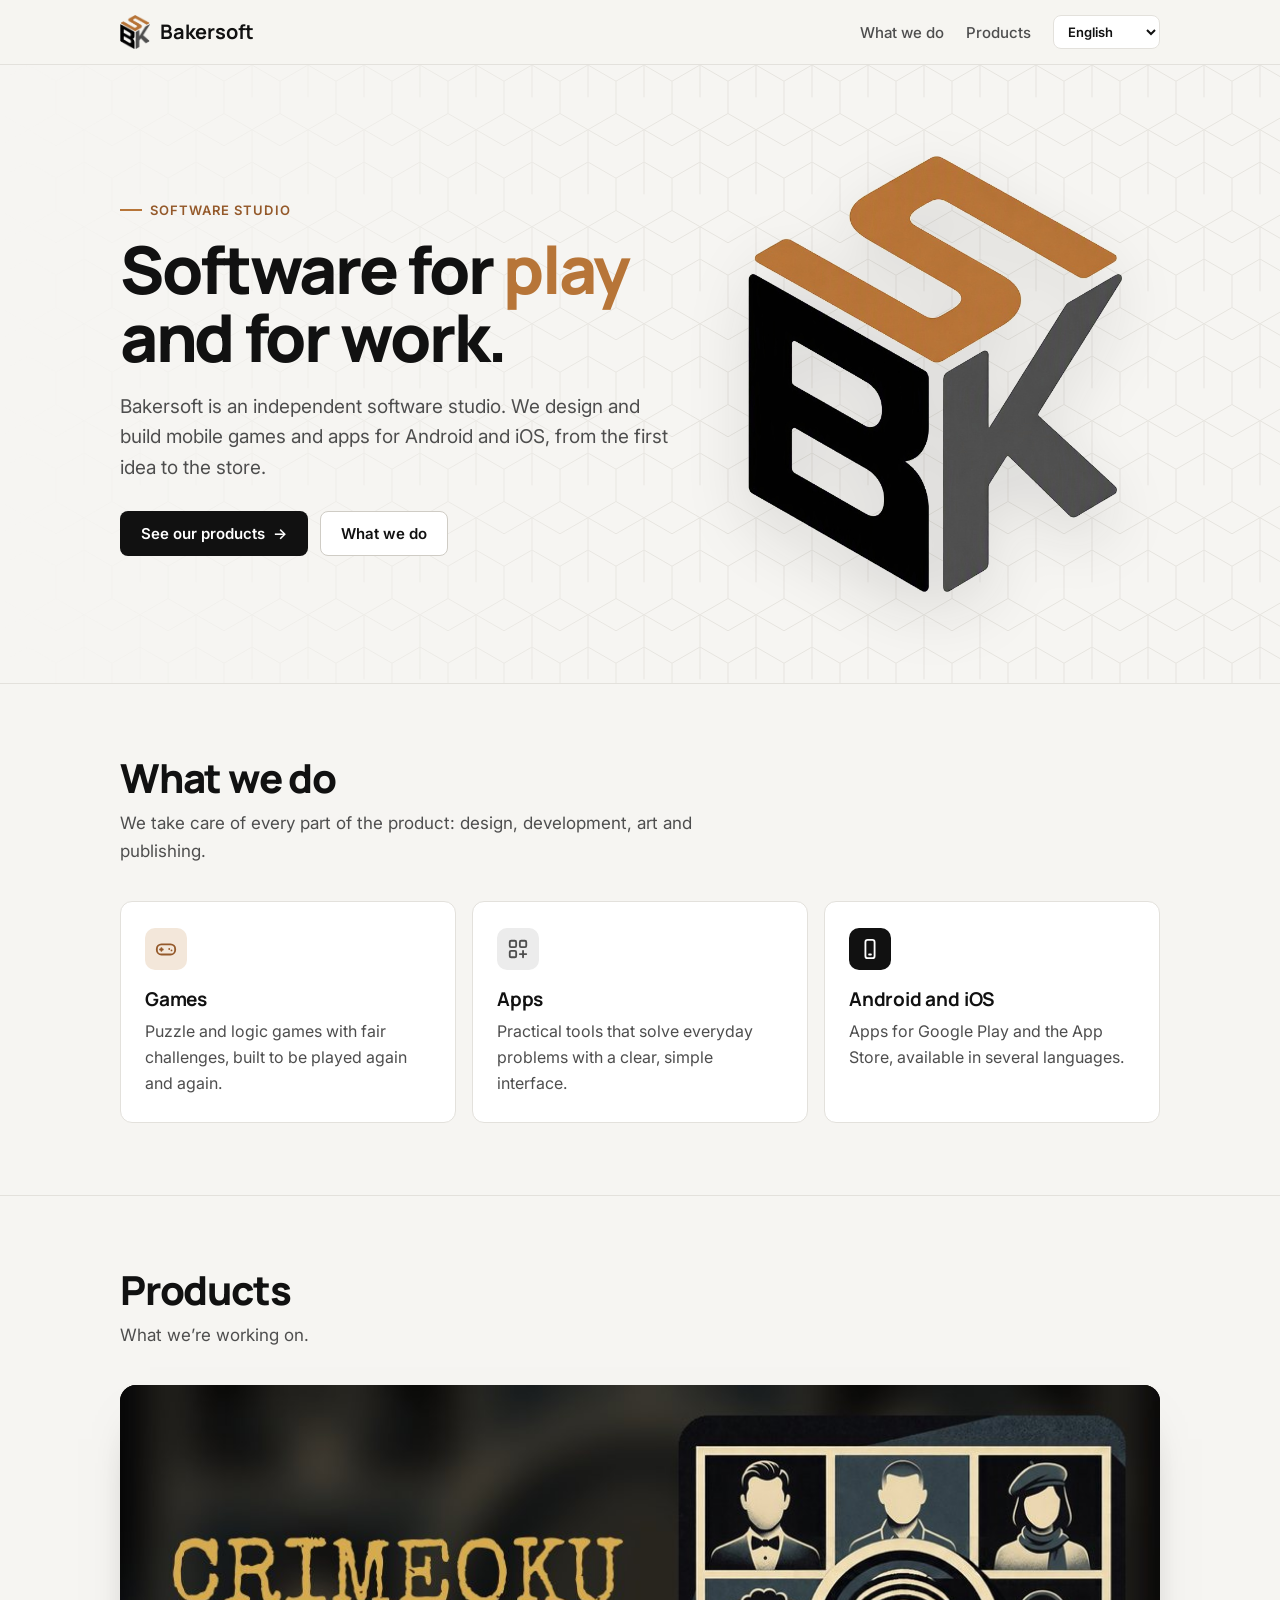
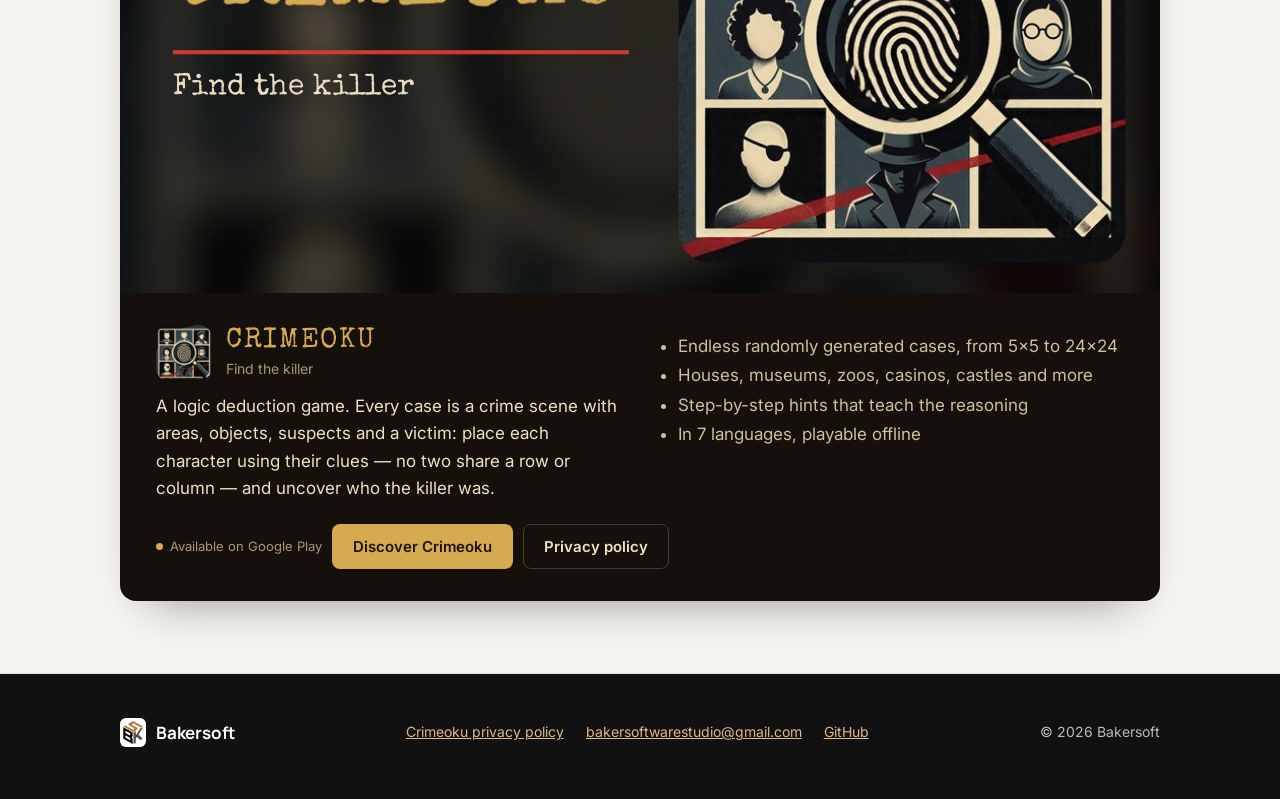
<file: index.html>
<!doctype html>
<html lang="en" data-tk="t.home">
<head>
<meta charset="utf-8">
<meta name="viewport" content="width=device-width,initial-scale=1,minimum-scale=1,maximum-scale=1,user-scalable=no,viewport-fit=cover">
<title>Bakersoft — Software studio</title>
<meta name="description" content="Bakersoft is an independent software studio that designs and builds mobile games and apps for Android and iOS. Makers of Crimeoku.">
<meta name="theme-color" content="#f6f5f2">
<meta property="og:title" content="Bakersoft — Software studio">
<meta property="og:description" content="Independent software studio building mobile games and apps for Android and iOS.">
<meta property="og:image" content="https://baker-software-studio.github.io/img/og.jpg">
<meta property="og:type" content="website">
<link rel="icon" href="img/favicon-64.png" type="image/png">
<link rel="apple-touch-icon" href="img/apple-touch-icon.png">
<link rel="preconnect" href="https://fonts.googleapis.com">
<link rel="preconnect" href="https://fonts.gstatic.com" crossorigin>
<link href="https://fonts.googleapis.com/css2?family=Manrope:wght@700;800&family=Inter:wght@400;500;600&family=Special+Elite&display=swap" rel="stylesheet">
<link rel="stylesheet" href="style.css?v=11">
<script src="lang.js"></script>
<script>(function(){function f(){var y=window.scrollY||window.pageYOffset||0;if(y>0&&y<160)window.scrollTo({top:0,left:0,behavior:"instant"})}addEventListener("pageshow",function(){f();setTimeout(f,120)});addEventListener("load",function(){f();setTimeout(f,250)})})()</script>
<script>["gesturestart","gesturechange","gestureend"].forEach(function(t){document.addEventListener(t,function(e){e.preventDefault()},{passive:false})})</script>
</head>
<body class="home">
<header class="top">
  <div class="wrap">
    <a class="brand" href="./"><img src="img/bakersoft-cube-256.png" width="30" height="35" alt="">Bakersoft</a>
    <nav class="nav">
      <a class="lnk" href="#what" data-k="nav.what">What we do</a>
      <a class="lnk" href="#products" data-k="nav.products">Products</a>
      <select id="selLang" class="lang" aria-label="Language / Idioma"></select>
    </nav>
  </div>
</header>

<section class="hero">
  <div class="wrap">
    <div>
      <p class="kicker" data-k="hero.kicker">Software studio</p>
      <h1 data-k="hero.h1">Software for <span class="c">play</span> and for work.</h1>
      <p class="lead" data-k="hero.lead">Bakersoft is an independent software studio. We design and build mobile games and apps for Android and iOS, from the first idea to the store.</p>
      <div class="cta">
        <a class="btn primary" href="#products"><span data-k="cta.products">See our products</span> →</a>
        <a class="btn outline" href="#what" data-k="cta.what">What we do</a>
      </div>
    </div>
    <div class="mark"><img src="img/bakersoft-cube.png" width="658" height="766" alt="Bakersoft"></div>
  </div>
</section>

<section class="block" id="what">
  <div class="wrap">
    <div class="sec-head">
      <h2 data-k="what.h2">What we do</h2>
      <p data-k="what.p">We take care of every part of the product: design, development, art and publishing.</p>
    </div>
    <div class="pillars">
      <div class="pillar">
        <div class="ic"><svg viewBox="0 0 24 24" aria-hidden="true"><rect x="2" y="7" width="20" height="11" rx="5"/><path d="M7 11v3M5.5 12.5h3M15.5 12h.01M18 13.5h.01"/></svg></div>
        <h3 data-k="p1.h">Games</h3>
        <p data-k="p1.p">Puzzle and logic games with fair challenges, built to be played again and again.</p>
      </div>
      <div class="pillar">
        <div class="ic"><svg viewBox="0 0 24 24" aria-hidden="true"><rect x="3" y="3" width="7" height="7" rx="1.5"/><rect x="14" y="3" width="7" height="7" rx="1.5"/><rect x="3" y="14" width="7" height="7" rx="1.5"/><path d="M17.5 14v7M14 17.5h7"/></svg></div>
        <h3 data-k="p2.h">Apps</h3>
        <p data-k="p2.p">Practical tools that solve everyday problems with a clear, simple interface.</p>
      </div>
      <div class="pillar">
        <div class="ic"><svg viewBox="0 0 24 24" aria-hidden="true"><rect x="7" y="2" width="10" height="20" rx="2.5"/><path d="M11 18h2"/></svg></div>
        <h3 data-k="p3.h">Android and iOS</h3>
        <p data-k="p3.p">Apps for Google Play and the App Store, available in several languages.</p>
      </div>
    </div>
  </div>
</section>

<section class="block" id="products">
  <div class="wrap">
    <div class="sec-head">
      <h2 data-k="prod.h2">Products</h2>
      <p data-k="prod.p">What we’re working on.</p>
    </div>

    <article class="app" id="crimeoku">
      <a class="shot" href="crimeoku/" aria-label="Crimeoku"><img src="img/crimeoku-banner-clean.jpg" width="1024" height="500" alt="Crimeoku"><span class="slogan" data-k="cr.tag">Find the killer</span></a>
      <div class="body">
        <div class="head">
          <img src="img/crimeoku-icon.png" width="56" height="56" alt="">
          <div><h3><a href="crimeoku/">CRIMEOKU</a></h3><p class="tag" data-k="cr.tag">Find the killer</p></div>
        </div>
        <p data-k="cr.desc">A logic deduction game. Every case is a crime scene with areas, objects, suspects and a victim: place each character using their clues — no two share a row or column — and uncover who the killer was.</p>
        <ul>
          <li data-k="cr.l1">Endless randomly generated cases, from 5×5 to 24×24</li>
          <li data-k="cr.l2">Houses, museums, zoos, casinos, castles and more</li>
          <li data-k="cr.l3">Step-by-step hints that teach the reasoning</li>
          <li data-k="cr.l4">In 7 languages, playable offline</li>
        </ul>
        <div class="acts">
          <a class="soon" href="https://play.google.com/store/apps/details?id=com.bakersoftstudio.crimeoku" target="_blank" rel="noopener" data-k="cr.soon">Available on Google Play</a>
          <a class="btn gold" href="crimeoku/" data-k="cr.more">Discover Crimeoku</a>
          <a class="btn ghost" href="crimeoku/privacy/" data-k="cr.priv">Privacy policy</a>
        </div>
      </div>
    </article>
  </div>
</section>

<footer>
  <div class="wrap">
    <a class="brand" href="./"><img src="img/bakersoft-cube-256.png" width="26" height="30" alt="">Bakersoft</a>
    <nav>
      <a href="crimeoku/privacy/" data-k="foot.priv">Crimeoku privacy policy</a>
      <a href="mailto:bakersoftwarestudio@gmail.com">bakersoftwarestudio@gmail.com</a>
      <a href="https://github.com/Baker-Software-Studio">GitHub</a>
    </nav>
    <span>© 2026 Bakersoft</span>
  </div>
</footer>
</body>
</html>
</file>
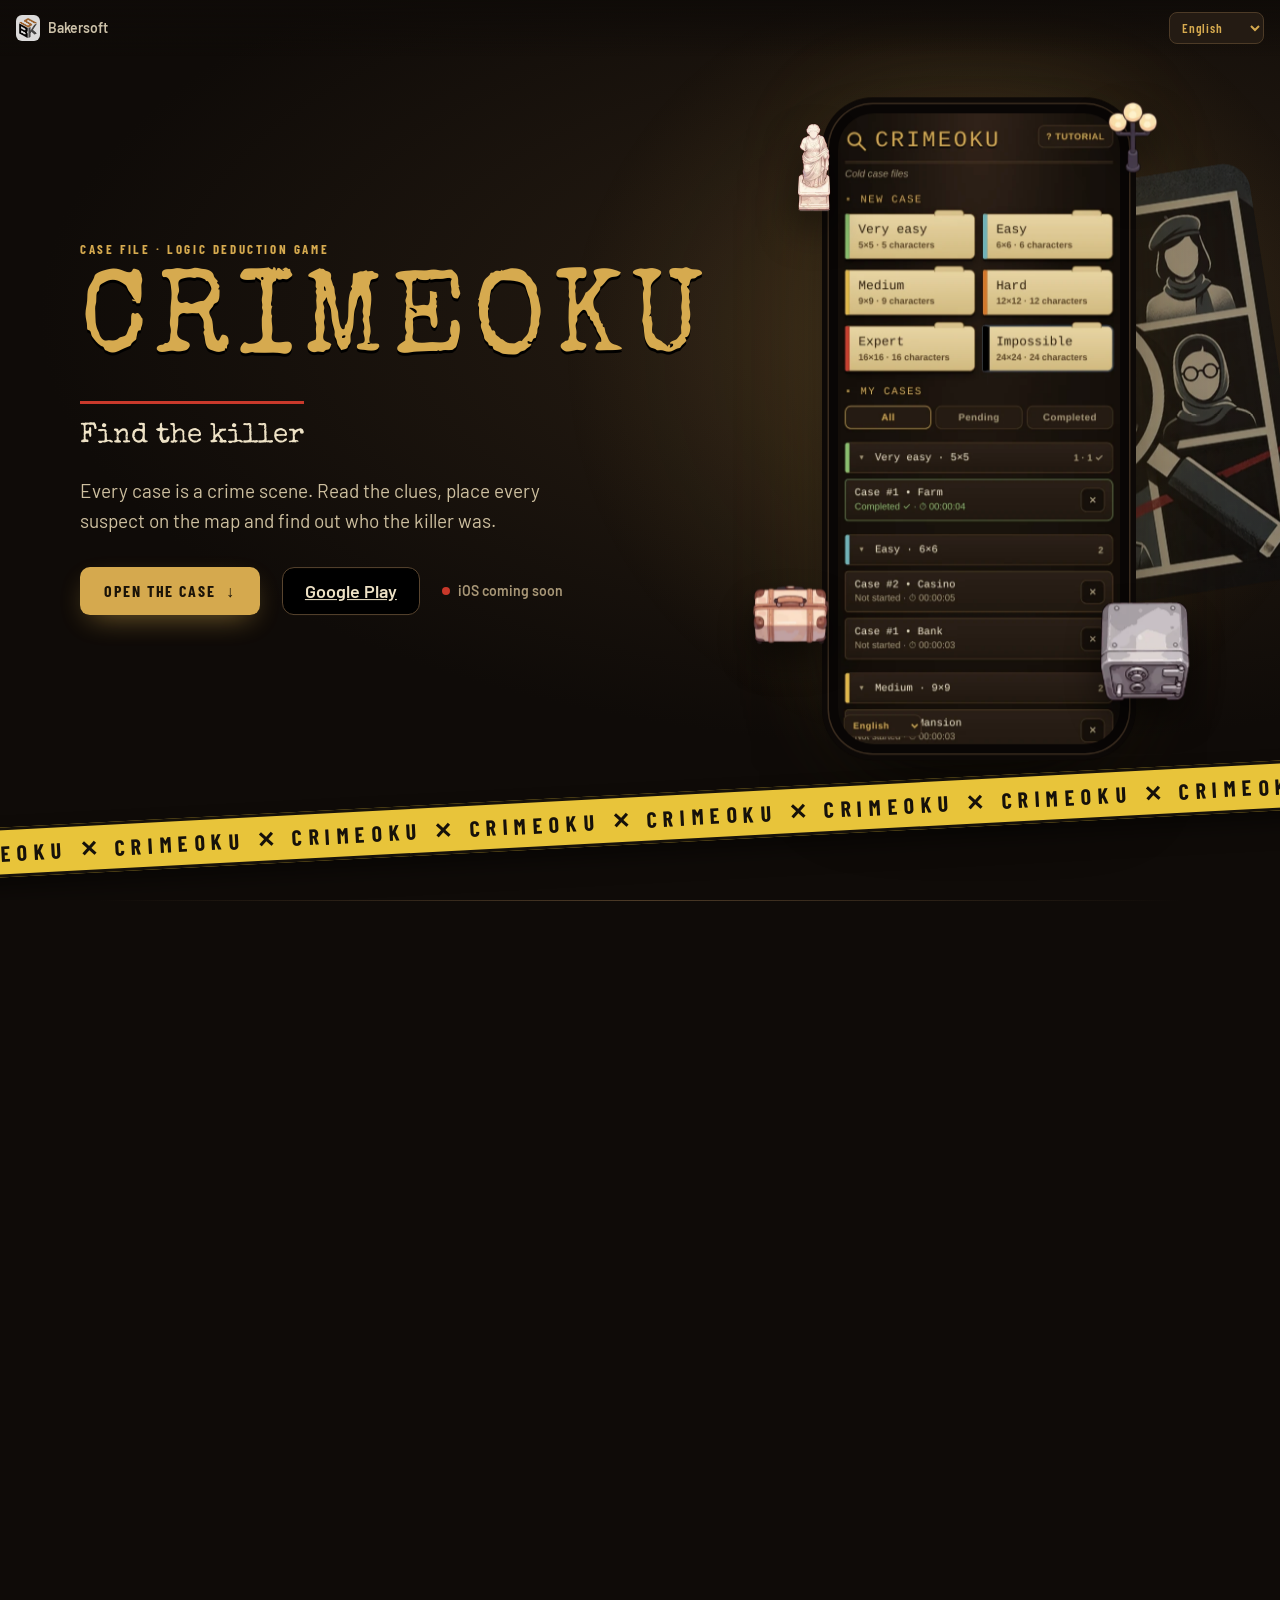
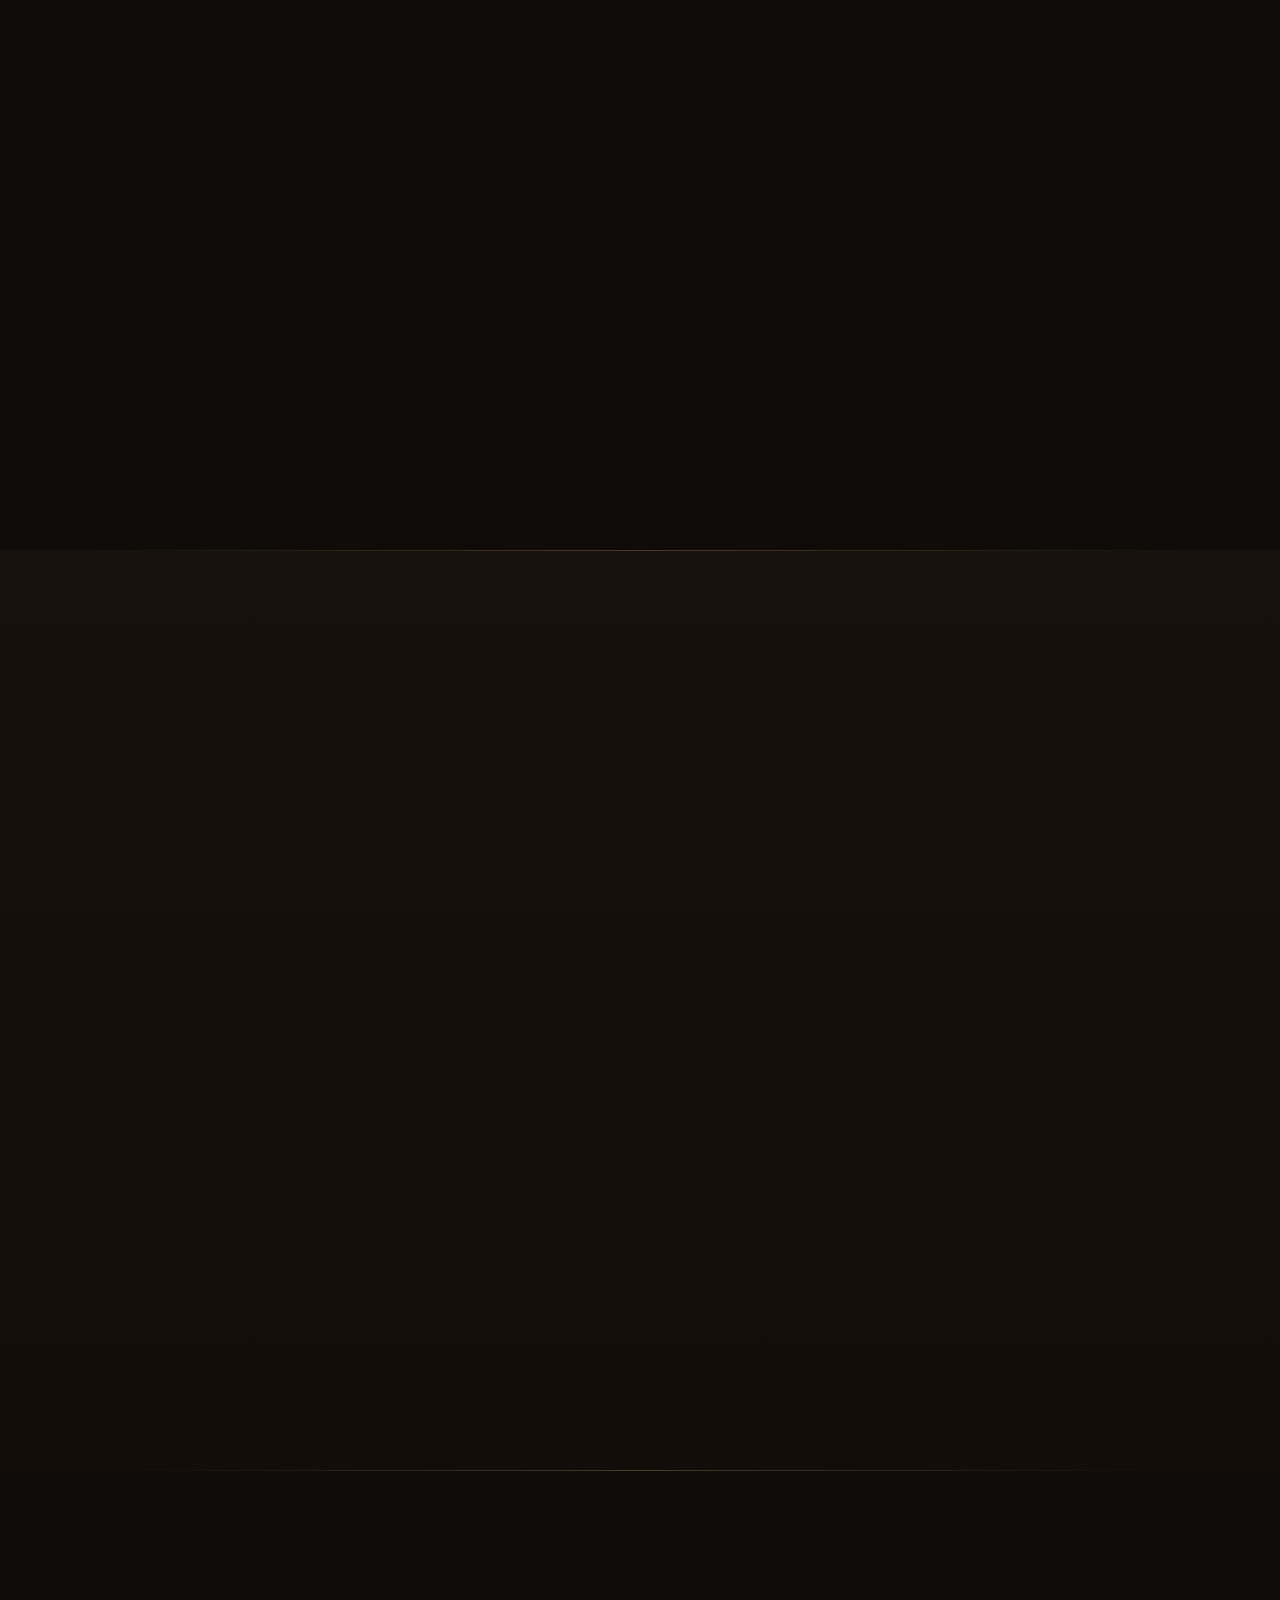
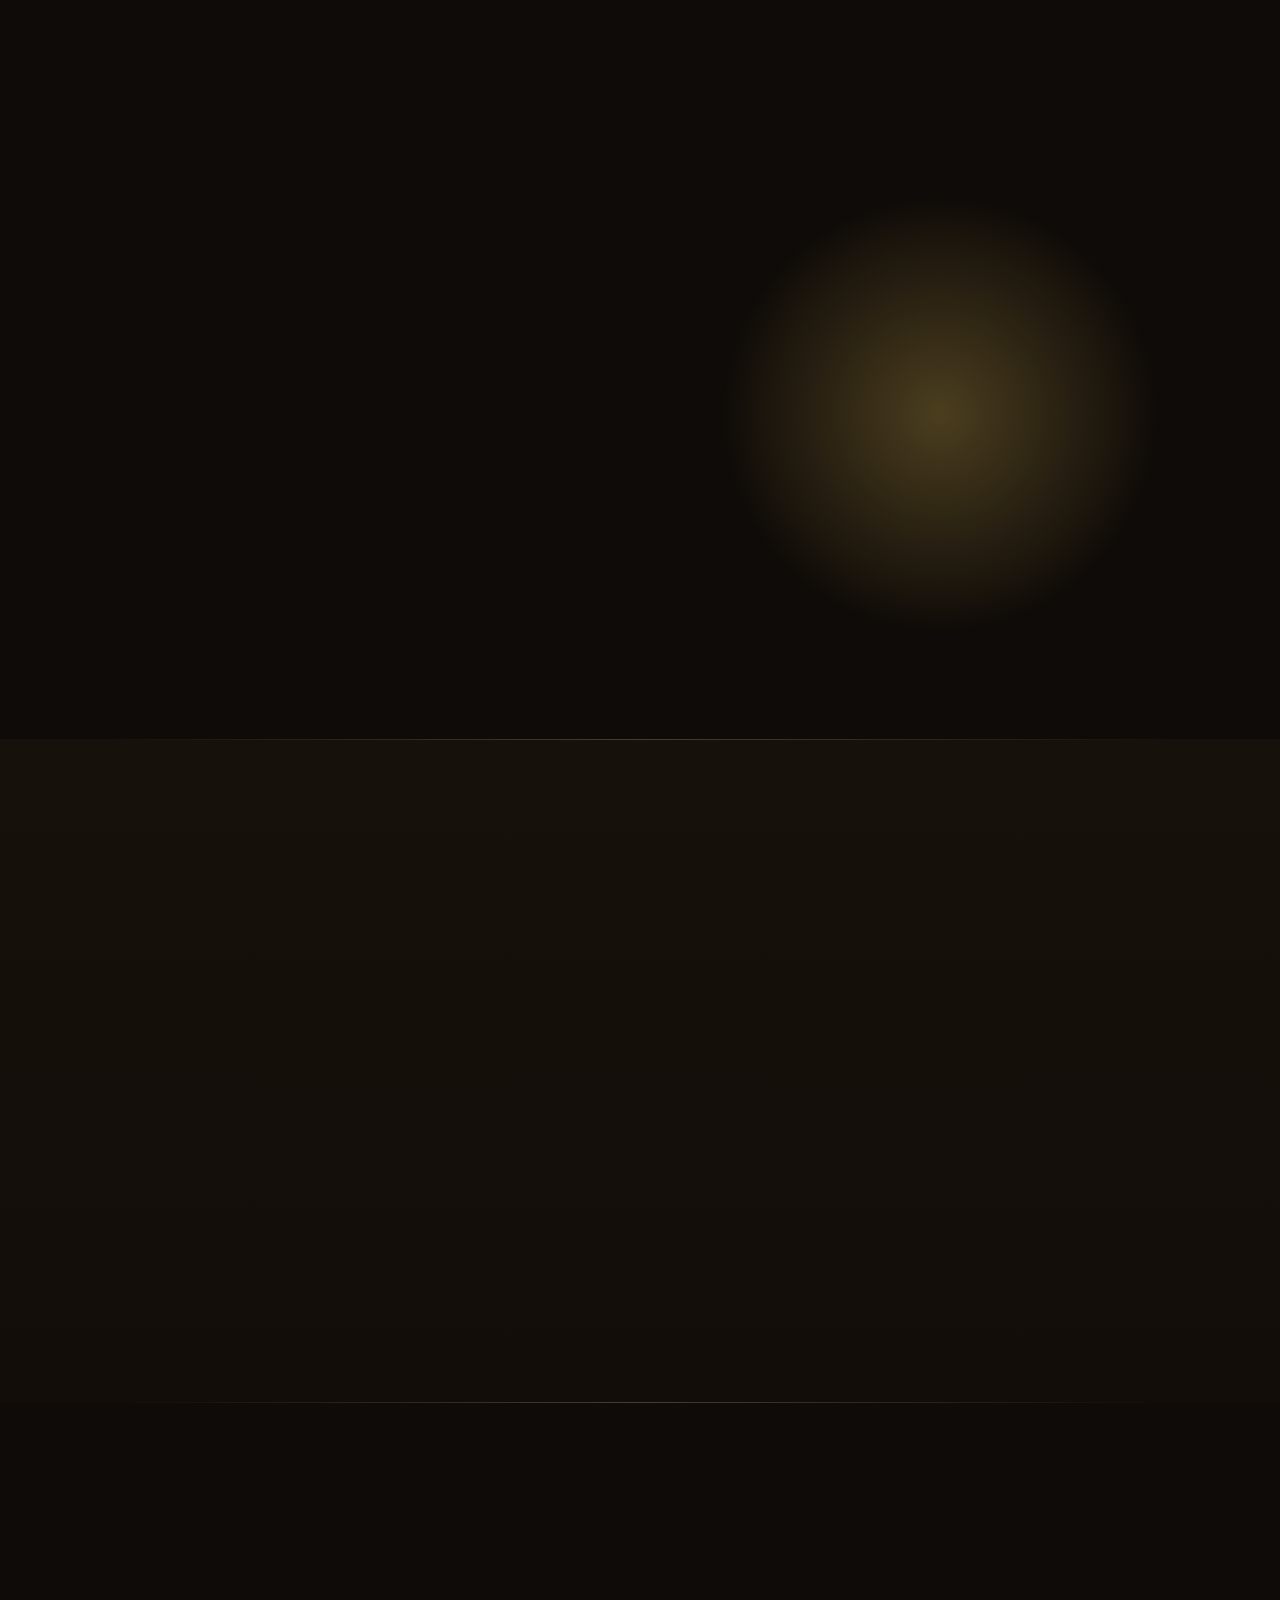
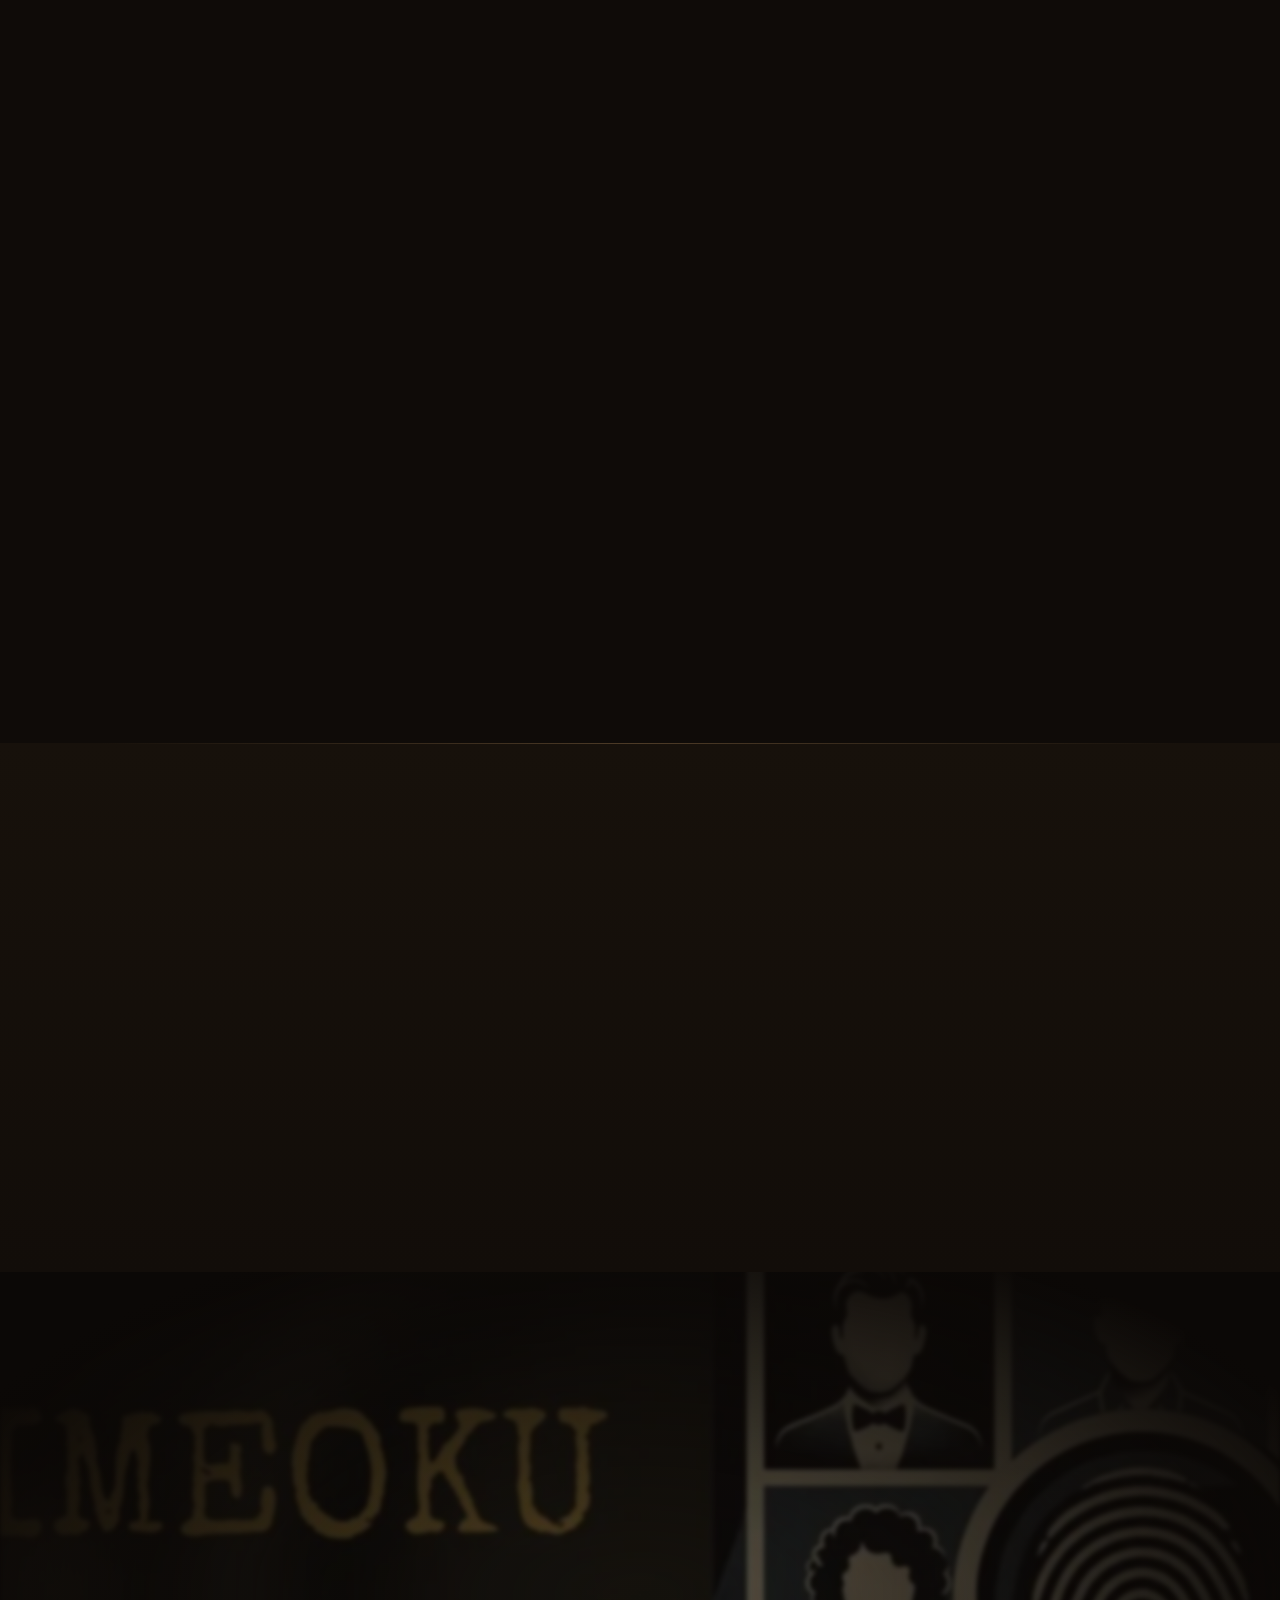
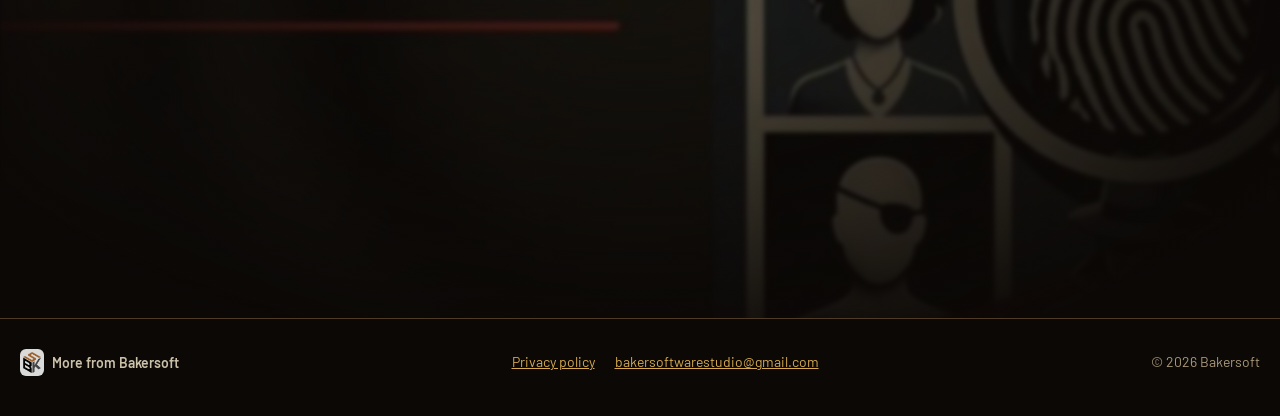
<file: crimeoku/index.html>
<!doctype html>
<html lang="en" data-tk="t.land">
<head>
<meta charset="utf-8">
<meta name="viewport" content="width=device-width,initial-scale=1,minimum-scale=1,maximum-scale=1,user-scalable=no,viewport-fit=cover">
<title>Crimeoku — Find the killer</title>
<meta name="description" content="Crimeoku is a logic deduction game: every case is a crime scene. Read the clues, place every suspect on the map and find the killer. Available on Android, coming soon to iOS.">
<meta name="theme-color" content="#0f0b08">
<meta property="og:title" content="Crimeoku — Find the killer">
<meta property="og:description" content="A logic deduction game where every case is a crime scene. Available on Android, coming soon to iOS.">
<meta property="og:image" content="https://baker-software-studio.github.io/img/crimeoku-banner-clean.jpg">
<meta property="og:type" content="website">
<link rel="icon" href="../img/crimeoku-icon-64.png" type="image/png">
<link rel="apple-touch-icon" href="../img/crimeoku-icon.png">
<link rel="preconnect" href="https://fonts.googleapis.com">
<link rel="preconnect" href="https://fonts.gstatic.com" crossorigin>
<link href="https://fonts.googleapis.com/css2?family=Special+Elite&family=Barlow:wght@400;500;600&family=Barlow+Condensed:wght@600;700&display=swap" rel="stylesheet">
<link rel="stylesheet" href="landing.css?v=16">
<script src="i18n.js"></script>
<script src="../lang.js"></script>
</head>
<body>

<header class="bar">
  <a class="home" href="../"><img src="../img/bakersoft-cube-256.png" width="22" height="26" alt="">Bakersoft</a>
  <select id="selLang" class="lang" aria-label="Language / Idioma"></select>
</header>

<!-- ============ PORTADA ============ -->
<section class="hero" id="top">
  <div class="px glow" data-depth="-.15" aria-hidden="true"></div>
  <div class="hero-in">
    <div class="hero-copy">
      <p class="kick rv" data-k="h.kick">Case file · Logic deduction game</p>
      <h1 class="logo rv" style="--d:.1s">CRIMEOKU</h1>
      <p class="slogan rv" style="--d:.2s" data-k="cr.tag">Find the killer</p>
      <p class="lead rv" style="--d:.3s" data-k="h.lead">Every case is a crime scene. Read the clues, place every suspect on the map and find out who the killer was.</p>
      <div class="hero-act rv" style="--d:.4s">
        <a class="btn gold" href="#scene"><span data-k="h.cta">Open the case</span> <span aria-hidden="true">↓</span></a>
        <a class="gplay" href="https://play.google.com/store/apps/details?id=com.bakersoftstudio.crimeoku" target="_blank" rel="noopener"><img data-badge="1" alt="Get it on Google Play" height="64"></a>
        <span class="soon-dot" data-k="h.soon">iOS coming soon</span>
      </div>
    </div>
    <div class="hero-art">
      <div class="px" data-depth=".12"><img class="art rv z" src="img/icon-art.webp" width="512" height="512" alt=""></div>
      <div class="px" data-depth="-.06"><div class="phone rv up" style="--d:.15s"><img data-img="img/{l}/menu.webp" width="390" height="844" alt="Crimeoku"></div></div>
      <div class="px fl f1" data-depth=".45" aria-hidden="true"><img class="rv drop" style="--d:.5s" src="img/spr/estatua.webp" alt=""></div>
      <div class="px fl f2" data-depth=".3" aria-hidden="true"><img class="rv drop" style="--d:.65s" src="img/spr/cajafuerte.webp" alt=""></div>
      <div class="px fl f3" data-depth=".6" aria-hidden="true"><img class="rv drop" style="--d:.8s" src="img/spr/maleta.webp" alt=""></div>
      <div class="px fl f4" data-depth=".25" aria-hidden="true"><img class="rv drop" style="--d:.95s" src="img/spr/farol.webp?v=3" alt=""></div>
    </div>
  </div>
  <div class="px tape-wrap" data-depth=".08" aria-hidden="true"><div class="tape"><div class="tape-run"><span>CRIMEOKU ✕ CRIMEOKU ✕ CRIMEOKU ✕ CRIMEOKU ✕ CRIMEOKU ✕ CRIMEOKU ✕ CRIMEOKU ✕ CRIMEOKU ✕ </span><span>CRIMEOKU ✕ CRIMEOKU ✕ CRIMEOKU ✕ CRIMEOKU ✕ CRIMEOKU ✕ CRIMEOKU ✕ CRIMEOKU ✕ CRIMEOKU ✕ </span></div></div></div>
</section>

<!-- ============ 01 · LA ESCENA ============ -->
<section class="sec" id="scene">
  <div class="split">
    <div class="copy">
      <p class="num rv" data-k="s1.k">01 · The scene</p>
      <h2 class="rv" style="--d:.1s" data-k="s1.h">Every case is a crime scene</h2>
      <p class="rv" style="--d:.2s" data-k="s1.p">Mansions, museums, casinos, castles, beaches, zoos… Each map is generated with areas and objects that make sense for the place, so no two cases are alike.</p>
    </div>
    <div class="visual">
      <div class="px" data-depth="-.05"><div class="phone rv r"><img data-img="img/{l}/play.webp" width="390" height="844" alt="" loading="lazy"></div></div>
      <div class="px fl f5" data-depth=".4" aria-hidden="true"><img class="rv drop" style="--d:.3s" src="img/spr/vitrina.webp" alt=""></div>
      <div class="px fl f6" data-depth=".55" aria-hidden="true"><img class="rv drop" style="--d:.45s" src="img/spr/planta.webp" alt=""></div>
    </div>
  </div>

  <div class="board-wall">
    <svg class="thread" aria-hidden="true"><path pathLength="1"/><path pathLength="1"/><path pathLength="1"/></svg>
    <figure class="px polaroid p1" data-depth=".08"><div class="rv drop"><i class="pin"></i><img data-img="img/{l}/venue-casino.webp" width="480" height="480" alt="" loading="lazy"><figcaption data-k="v0">Casino</figcaption></div></figure>
    <figure class="px polaroid p2" data-depth="-.04"><div class="rv drop" style="--d:.12s"><i class="pin"></i><img data-img="img/{l}/venue-museo.webp" width="480" height="480" alt="" loading="lazy"><figcaption data-k="v1">Museum</figcaption></div></figure>
    <figure class="px polaroid p3" data-depth=".12"><div class="rv drop" style="--d:.24s"><i class="pin"></i><img data-img="img/{l}/venue-castillo.webp" width="480" height="480" alt="" loading="lazy"><figcaption data-k="v2">Castle</figcaption></div></figure>
    <figure class="px polaroid p4" data-depth="-.02"><div class="rv drop" style="--d:.36s"><i class="pin"></i><img data-img="img/{l}/venue-mansion9.webp" width="480" height="480" alt="" loading="lazy"><figcaption data-k="v3">Mansion</figcaption></div></figure>
  </div>
</section>

<!-- ============ 02 · LOS SOSPECHOSOS ============ -->
<section class="sec dark" id="suspects">
  <div class="split rev">
    <div class="copy">
      <p class="num rv" data-k="s2.k">02 · The suspects</p>
      <h2 class="rv" style="--d:.1s" data-k="s2.h">Every suspect leaves clues</h2>
      <p class="rv" style="--d:.2s" data-k="s2.p">Each character has their own clues. Place them on the map: nobody shares a row or a column, and the victim was alone with the killer.</p>
      <ul class="notes">
        <li class="rv l" style="--d:.3s"><b class="ini">C</b><span data-k="n1">Mark possible cells with their initial</span></li>
        <li class="rv l" style="--d:.42s"><b class="ex">✕</b><span data-k="n2">Rule cells out with an X</span></li>
        <li class="rv l" style="--d:.54s"><b class="hold"></b><span data-k="n3">Press and hold to place them</span></li>
      </ul>
    </div>
    <div class="visual folder-wrap">
      <div class="folder rv z" aria-hidden="true"><span class="folder-tab">CASE #1</span></div>
      <div class="px cardx c1" data-depth=".1"><img class="rv r" style="--d:.15s" data-img="img/{l}/card-0.webp" width="346" height="250" alt="" loading="lazy"></div>
      <div class="px cardx c2" data-depth=".22"><img class="rv l" style="--d:.3s" data-img="img/{l}/card-1.webp" width="346" height="250" alt="" loading="lazy"></div>
      <div class="px cardx c3" data-depth=".34"><img class="rv r" style="--d:.45s" data-img="img/{l}/card-2.webp" width="346" height="250" alt="" loading="lazy"></div>
      <div class="px cardx c4" data-depth=".46"><img class="rv l" style="--d:.6s" data-img="img/{l}/card-3.webp" width="346" height="250" alt="" loading="lazy"></div>
    </div>
  </div>
</section>

<!-- ============ 03 · EL RAZONAMIENTO ============ -->
<section class="sec" id="reasoning">
  <div class="split">
    <div class="copy">
      <p class="num rv" data-k="s3.k">03 · The reasoning</p>
      <h2 class="rv" style="--d:.1s" data-k="s3.h">Deduce, don’t guess</h2>
      <p class="rv" style="--d:.2s" data-k="s3.p">Every case has a single solution you can reach by logic alone. If you get stuck, the step-by-step hints show you the reasoning, one deduction at a time.</p>
    </div>
    <div class="visual">
      <div class="px bulb-glow" data-depth="-.2" aria-hidden="true"></div>
      <div class="px" data-depth="-.04"><div class="phone rv up"><img data-img="img/{l}/hint.webp" width="390" height="844" alt="" loading="lazy"></div></div>
      <div class="px fl f7" data-depth=".5" aria-hidden="true"><img class="rv drop" style="--d:.3s" src="img/spr/microscopio.webp" alt=""></div>
      <div class="px fl f8" data-depth=".35" aria-hidden="true"><img class="rv drop" style="--d:.45s" src="img/spr/caballete.webp" alt=""></div>
    </div>
  </div>
</section>

<!-- ============ 04 · EL DESAFÍO ============ -->
<section class="sec dark" id="levels">
  <div class="center-copy">
    <p class="num rv" data-k="s4.k">04 · The challenge</p>
    <h2 class="rv" style="--d:.1s" data-k="s4.h">Six levels, from 5×5 to 24×24</h2>
    <p class="rv" style="--d:.2s" data-k="s4.p">Start with a five-suspect case and work your way up to 24 characters on a huge map.</p>
  </div>
  <div class="levels">
    <div class="lv rv up" style="--lc:#8cbf6f;--d:.05s"><b data-k="lv0">Very easy</b><small data-k="lv0.s">5×5 · 5 characters</small></div>
    <div class="lv rv up" style="--lc:#6fb3b8;--d:.15s"><b data-k="lv1">Easy</b><small data-k="lv1.s">6×6 · 6 characters</small></div>
    <div class="lv rv up" style="--lc:#e0b84a;--d:.25s"><b data-k="lv2">Medium</b><small data-k="lv2.s">9×9 · 9 characters</small></div>
    <div class="lv rv up" style="--lc:#d4772b;--d:.35s"><b data-k="lv3">Hard</b><small data-k="lv3.s">12×12 · 12 characters</small></div>
    <div class="lv rv up" style="--lc:#c8402f;--d:.45s"><b data-k="lv4">Expert</b><small data-k="lv4.s">16×16 · 16 characters</small></div>
    <div class="lv rv up" style="--lc:#000;--d:.55s"><b data-k="lv5">Impossible</b><small data-k="lv5.s">24×24 · 24 characters</small></div>
  </div>
  <div class="px fl f9" data-depth=".5" aria-hidden="true"><img class="rv drop" src="img/spr/tragamonedas.webp" alt=""></div>
  <div class="px fl f10" data-depth=".3" aria-hidden="true"><img class="rv drop" style="--d:.2s" src="img/spr/ruleta.webp" alt=""></div>
  <div class="px fl f11" data-depth=".4" aria-hidden="true"><img class="rv drop" style="--d:.35s" src="img/spr/armadura.webp" alt=""></div>
</section>

<!-- ============ 05 · EL VEREDICTO ============ -->
<section class="sec" id="verdict">
  <div class="center-copy">
    <p class="num rv" data-k="s5.k">05 · The verdict</p>
    <h2 class="rv" style="--d:.1s" data-k="s5.h">Find the killer</h2>
    <p class="rv" style="--d:.2s" data-k="s5.p">When everyone is in place, the case is closed and the killer is revealed.</p>
  </div>
  <div class="verdict rv z" id="verdictBox">
    <img class="vboard" data-img="img/{l}/board-full.webp" width="600" height="600" alt="" loading="lazy">
    <div class="killer"><small data-k="st.killer">The killer was</small><b data-k="st.name">Abigail</b></div>
    <div class="stamp"><span data-k="st.solved">SOLVED</span></div>
  </div>
</section>

<!-- ============ CARACTERÍSTICAS ============ -->
<section class="sec dark" id="features">
  <div class="center-copy"><h2 class="rv" data-k="s6.h">Built to keep you sleuthing</h2></div>
  <div class="feats">
    <div class="feat rv up" style="--d:.05s"><svg viewBox="0 0 24 24" aria-hidden="true"><path d="M4 4h7v7H4zM13 4h7v7h-7zM4 13h7v7H4z"/><path d="M16.5 13v7M13 16.5h7"/></svg><h3 data-k="f1.h">Endless cases</h3><p data-k="f1.p">Randomly generated, never the same twice.</p></div>
    <div class="feat rv up" style="--d:.15s"><svg viewBox="0 0 24 24" aria-hidden="true"><circle cx="12" cy="12" r="9"/><path d="M3 12h18M12 3c2.5 2.6 3.8 5.6 3.8 9s-1.3 6.4-3.8 9c-2.5-2.6-3.8-5.6-3.8-9S9.5 5.6 12 3z"/></svg><h3 data-k="f2.h">7 languages</h3><p data-k="f2.p">English, Spanish, Portuguese, French, German, Italian and Romanian.</p></div>
    <div class="feat rv up" style="--d:.25s"><svg viewBox="0 0 24 24" aria-hidden="true"><path d="M2 8.5a15 15 0 0 1 20 0M5.5 12a10 10 0 0 1 13 0M9 15.5a5 5 0 0 1 6 0"/><path d="M12 19h.01"/><path d="M3 3l18 18"/></svg><h3 data-k="f3.h">Play offline</h3><p data-k="f3.p">No connection needed to solve a case.</p></div>
    <div class="feat rv up" style="--d:.35s"><svg viewBox="0 0 24 24" aria-hidden="true"><path d="M3 6a2 2 0 0 1 2-2h4l2 2h8a2 2 0 0 1 2 2v10a2 2 0 0 1-2 2H5a2 2 0 0 1-2-2z"/><path d="M12 10v6M9 13l3 3 3-3"/></svg><h3 data-k="f4.h">Progress saved</h3><p data-k="f4.p">Your cases and times are saved, so you can come back anytime.</p></div>
  </div>
</section>

<!-- ============ DESCARGA ============ -->
<section class="cta" id="get">
  <div class="px cta-bg" data-depth=".2" aria-hidden="true"></div>
  <div class="cta-in">
    <img class="cta-icon rv z" src="../img/crimeoku-icon.png" width="112" height="112" alt="">
    <p class="kick rv" style="--d:.1s" data-k="cta.k">Case file open</p>
    <h2 class="rv" style="--d:.2s" data-k="cta.h">The case is open</h2>
    <p class="rv" style="--d:.3s" data-k="cta.p">Crimeoku is out now on Android. iOS is coming soon.</p>
    <div class="stores">
      <a class="gplay rv up" style="--d:.4s" href="https://play.google.com/store/apps/details?id=com.bakersoftstudio.crimeoku" target="_blank" rel="noopener"><img data-badge="1" alt="Get it on Google Play" height="64"></a>
      <span class="store rv up" style="--d:.52s" aria-disabled="true"><svg viewBox="0 0 24 24" aria-hidden="true"><rect x="6.5" y="2.5" width="11" height="19" rx="2.5"/><path d="M11 18.5h2"/></svg><span><small data-k="cta.soon">Coming soon</small><b>App Store</b></span></span>
    </div>
  </div>
</section>

<footer class="foot">
  <a class="home" href="../"><img src="../img/bakersoft-cube-256.png" width="20" height="23" alt=""><span data-k="foot.back">More from Bakersoft</span></a>
  <nav>
    <a href="privacy/" data-k="cr.priv">Privacy policy</a>
    <a href="mailto:bakersoftwarestudio@gmail.com">bakersoftwarestudio@gmail.com</a>
  </nav>
  <span>© 2026 Bakersoft</span>
</footer>

<script src="landing.js?v=17"></script>
</body>
</html>
</file>
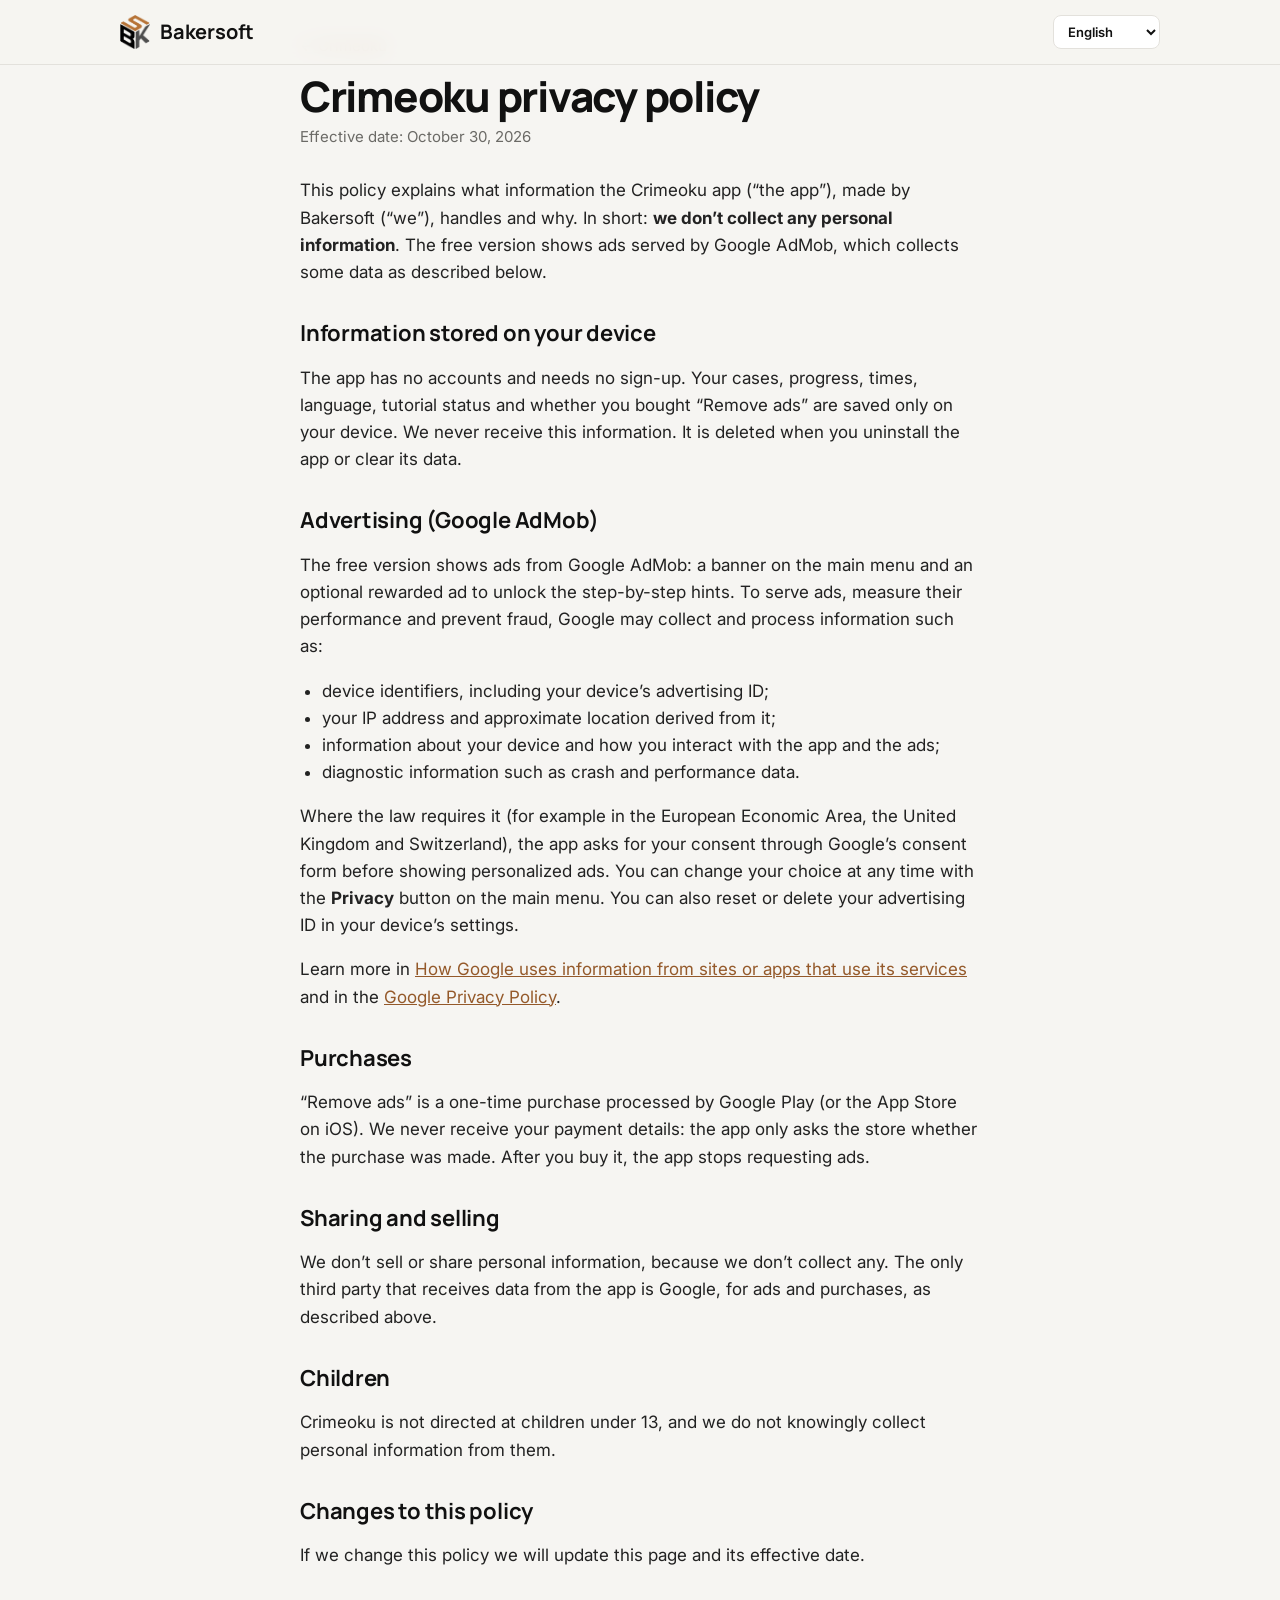
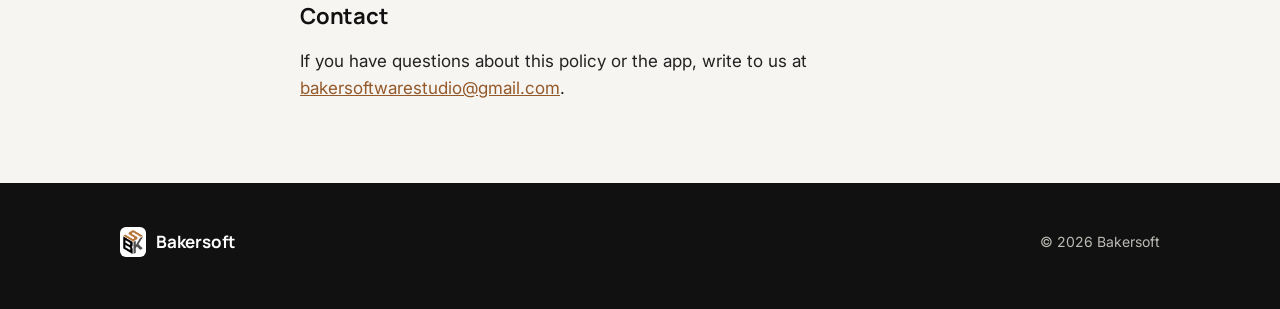
<file: crimeoku/privacy/index.html>
<!doctype html>
<html lang="en" data-tk="t.priv">
<head>
<meta charset="utf-8">
<meta name="viewport" content="width=device-width,initial-scale=1">
<title>Crimeoku — Privacy policy</title>
<meta name="description" content="Privacy policy for Crimeoku, a deduction game by Bakersoft.">
<link rel="icon" href="../../img/favicon-64.png" type="image/png">
<link rel="preconnect" href="https://fonts.googleapis.com">
<link rel="preconnect" href="https://fonts.gstatic.com" crossorigin>
<link href="https://fonts.googleapis.com/css2?family=Manrope:wght@700;800&family=Inter:wght@400;500;600&display=swap" rel="stylesheet">
<link rel="stylesheet" href="../../style.css">
<script src="../../lang.js"></script>
</head>
<body>
<header class="top">
  <div class="wrap">
    <a class="brand" href="../../"><img src="../../img/bakersoft-cube-256.png" width="30" height="35" alt="">Bakersoft</a>
    <nav class="nav"><select id="selLang" class="lang" aria-label="Language / Idioma"></select></nav>
  </div>
</header>

<main class="doc">

<div data-l="en">
  <a class="back" href="../../#crimeoku">← Crimeoku</a>
  <h1>Crimeoku privacy policy</h1>
  <p class="meta">Effective date: October 30, 2026</p>

  <p>This policy explains what information the Crimeoku app (“the app”), made by Bakersoft (“we”), handles and why. In short: <strong>we don’t collect any personal information</strong>. The free version shows ads served by Google AdMob, which collects some data as described below.</p>

  <h2>Information stored on your device</h2>
  <p>The app has no accounts and needs no sign-up. Your cases, progress, times, language, tutorial status and whether you bought “Remove ads” are saved only on your device. We never receive this information. It is deleted when you uninstall the app or clear its data.</p>

  <h2>Advertising (Google AdMob)</h2>
  <p>The free version shows ads from Google AdMob: a banner on the main menu and an optional rewarded ad to unlock the step-by-step hints. To serve ads, measure their performance and prevent fraud, Google may collect and process information such as:</p>
  <ul>
    <li>device identifiers, including your device’s advertising ID;</li>
    <li>your IP address and approximate location derived from it;</li>
    <li>information about your device and how you interact with the app and the ads;</li>
    <li>diagnostic information such as crash and performance data.</li>
  </ul>
  <p>Where the law requires it (for example in the European Economic Area, the United Kingdom and Switzerland), the app asks for your consent through Google’s consent form before showing personalized ads. You can change your choice at any time with the <strong>Privacy</strong> button on the main menu. You can also reset or delete your advertising ID in your device’s settings.</p>
  <p>Learn more in <a href="https://policies.google.com/technologies/partner-sites?hl=en">How Google uses information from sites or apps that use its services</a> and in the <a href="https://policies.google.com/privacy?hl=en">Google Privacy Policy</a>.</p>

  <h2>Purchases</h2>
  <p>“Remove ads” is a one-time purchase processed by Google Play (or the App Store on iOS). We never receive your payment details: the app only asks the store whether the purchase was made. After you buy it, the app stops requesting ads.</p>

  <h2>Sharing and selling</h2>
  <p>We don’t sell or share personal information, because we don’t collect any. The only third party that receives data from the app is Google, for ads and purchases, as described above.</p>

  <h2>Children</h2>
  <p>Crimeoku is not directed at children under 13, and we do not knowingly collect personal information from them.</p>

  <h2>Changes to this policy</h2>
  <p>If we change this policy we will update this page and its effective date.</p>

  <h2>Contact</h2>
  <p>If you have questions about this policy or the app, write to us at <a href="mailto:bakersoftwarestudio@gmail.com">bakersoftwarestudio@gmail.com</a>.</p>
</div>

<div data-l="es">
  <a class="back" href="../../#crimeoku">← Crimeoku</a>
  <h1>Política de privacidad de Crimeoku</h1>
  <p class="meta">Vigente desde el 30 de octubre de 2026</p>

  <p>Esta política explica qué información maneja la app Crimeoku (“la app”), hecha por Bakersoft (“nosotros”), y por qué. En resumen: <strong>no recopilamos ningún dato personal</strong>. La versión gratuita muestra anuncios de Google AdMob, que recopila algunos datos como se explica abajo.</p>

  <h2>Información guardada en tu dispositivo</h2>
  <p>La app no tiene cuentas ni pide registrarse. Tus casos, tu progreso, tus tiempos, el idioma, si hiciste el tutorial y si compraste “Quitar anuncios” se guardan solo en tu dispositivo. Nosotros nunca recibimos esa información. Se borra al desinstalar la app o borrar sus datos.</p>

  <h2>Publicidad (Google AdMob)</h2>
  <p>La versión gratuita muestra anuncios de Google AdMob: un banner en el menú principal y un anuncio con recompensa opcional para desbloquear las pistas paso a paso. Para mostrar anuncios, medir su rendimiento y prevenir fraudes, Google puede recopilar y procesar información como:</p>
  <ul>
    <li>identificadores del dispositivo, incluido el ID de publicidad;</li>
    <li>tu dirección IP y la ubicación aproximada que se deduce de ella;</li>
    <li>información sobre tu dispositivo y cómo interactuás con la app y los anuncios;</li>
    <li>información de diagnóstico, como fallos y rendimiento.</li>
  </ul>
  <p>Donde la ley lo exige (por ejemplo en el Espacio Económico Europeo, el Reino Unido y Suiza), la app te pide consentimiento con el formulario de Google antes de mostrar anuncios personalizados. Podés cambiar tu elección cuando quieras con el botón <strong>Privacidad</strong> del menú principal. También podés restablecer o borrar tu ID de publicidad en la configuración del dispositivo.</p>
  <p>Más información en <a href="https://policies.google.com/technologies/partner-sites?hl=es">Cómo usa Google la información de los sitios o apps que usan sus servicios</a> y en la <a href="https://policies.google.com/privacy?hl=es">Política de privacidad de Google</a>.</p>

  <h2>Compras</h2>
  <p>“Quitar anuncios” es una compra única que procesa Google Play (o el App Store en iOS). Nunca recibimos tus datos de pago: la app solo le pregunta a la tienda si la compra se hizo. Después de comprarla, la app deja de pedir anuncios.</p>

  <h2>Compartir y vender datos</h2>
  <p>No vendemos ni compartimos datos personales, porque no recopilamos ninguno. El único tercero que recibe datos de la app es Google, por los anuncios y las compras, como se explica arriba.</p>

  <h2>Menores</h2>
  <p>Crimeoku no está dirigido a menores de 13 años y no recopilamos a sabiendas datos personales de ellos.</p>

  <h2>Cambios en esta política</h2>
  <p>Si cambiamos esta política, vamos a actualizar esta página y su fecha de vigencia.</p>

  <h2>Contacto</h2>
  <p>Si tenés preguntas sobre esta política o sobre la app, escribinos a <a href="mailto:bakersoftwarestudio@gmail.com">bakersoftwarestudio@gmail.com</a>.</p>
</div>

<div data-l="pt">
  <a class="back" href="../../#crimeoku">← Crimeoku</a>
  <h1>Política de privacidade do Crimeoku</h1>
  <p class="meta">Em vigor desde 30 de outubro de 2026</p>

  <p>Esta política explica quais informações o app Crimeoku (“o app”), criado pela Bakersoft (“nós”), trata e por quê. Em resumo: <strong>não coletamos nenhuma informação pessoal</strong>. A versão gratuita exibe anúncios do Google AdMob, que coleta alguns dados, como explicado abaixo.</p>

  <h2>Informações guardadas no seu dispositivo</h2>
  <p>O app não tem contas nem pede cadastro. Seus casos, seu progresso, seus tempos, o idioma, se você fez o tutorial e se comprou “Remover anúncios” ficam guardados apenas no seu dispositivo. Nós nunca recebemos essas informações. Elas são apagadas quando você desinstala o app ou limpa os dados dele.</p>

  <h2>Publicidade (Google AdMob)</h2>
  <p>A versão gratuita exibe anúncios do Google AdMob: um banner no menu principal e um anúncio opcional com recompensa para desbloquear as dicas passo a passo. Para exibir anúncios, medir seu desempenho e prevenir fraudes, o Google pode coletar e processar informações como:</p>
  <ul>
    <li>identificadores do dispositivo, incluindo o ID de publicidade;</li>
    <li>seu endereço IP e a localização aproximada deduzida a partir dele;</li>
    <li>informações sobre seu dispositivo e sobre como você interage com o app e com os anúncios;</li>
    <li>informações de diagnóstico, como falhas e desempenho.</li>
  </ul>
  <p>Onde a lei exige (por exemplo, no Espaço Econômico Europeu, no Reino Unido e na Suíça), o app pede seu consentimento por meio do formulário do Google antes de exibir anúncios personalizados. Você pode mudar sua escolha quando quiser com o botão <strong>Privacidade</strong> do menu principal. Você também pode redefinir ou apagar seu ID de publicidade nas configurações do dispositivo.</p>
  <p>Saiba mais em <a href="https://policies.google.com/technologies/partner-sites?hl=pt-BR">Como o Google usa informações de sites ou apps que usam seus serviços</a> e na <a href="https://policies.google.com/privacy?hl=pt-BR">Política de Privacidade do Google</a>.</p>

  <h2>Compras</h2>
  <p>“Remover anúncios” é uma compra única processada pelo Google Play (ou pela App Store no iOS). Nunca recebemos seus dados de pagamento: o app apenas pergunta à loja se a compra foi feita. Depois de comprar, o app deixa de solicitar anúncios.</p>

  <h2>Compartilhamento e venda de dados</h2>
  <p>Não vendemos nem compartilhamos dados pessoais, porque não coletamos nenhum. O único terceiro que recebe dados do app é o Google, por causa dos anúncios e das compras, como explicado acima.</p>

  <h2>Crianças</h2>
  <p>O Crimeoku não é destinado a menores de 13 anos e não coletamos intencionalmente dados pessoais deles.</p>

  <h2>Alterações nesta política</h2>
  <p>Se alterarmos esta política, atualizaremos esta página e a data de vigência.</p>

  <h2>Contato</h2>
  <p>Se tiver dúvidas sobre esta política ou sobre o app, escreva para <a href="mailto:bakersoftwarestudio@gmail.com">bakersoftwarestudio@gmail.com</a>.</p>
</div>

<div data-l="fr">
  <a class="back" href="../../#crimeoku">← Crimeoku</a>
  <h1>Politique de confidentialité de Crimeoku</h1>
  <p class="meta">En vigueur depuis le 30 octobre 2026</p>

  <p>Cette politique explique quelles informations l’application Crimeoku (« l’application »), créée par Bakersoft (« nous »), traite et pourquoi. En résumé : <strong>nous ne collectons aucune information personnelle</strong>. La version gratuite affiche des publicités Google AdMob, qui collecte certaines données comme expliqué ci-dessous.</p>

  <h2>Informations stockées sur votre appareil</h2>
  <p>L’application n’a pas de comptes et ne demande aucune inscription. Vos affaires, votre progression, vos temps, la langue, le fait d’avoir suivi le tutoriel et celui d’avoir acheté « Supprimer les pubs » sont enregistrés uniquement sur votre appareil. Nous ne recevons jamais ces informations. Elles sont supprimées lorsque vous désinstallez l’application ou effacez ses données.</p>

  <h2>Publicité (Google AdMob)</h2>
  <p>La version gratuite affiche des publicités Google AdMob : une bannière dans le menu principal et une publicité récompensée facultative pour débloquer les indices pas à pas. Pour diffuser des publicités, mesurer leurs performances et prévenir la fraude, Google peut collecter et traiter des informations telles que :</p>
  <ul>
    <li>des identifiants de l’appareil, dont l’identifiant publicitaire ;</li>
    <li>votre adresse IP et la position approximative qui en est déduite ;</li>
    <li>des informations sur votre appareil et sur la façon dont vous interagissez avec l’application et les publicités ;</li>
    <li>des informations de diagnostic, comme les plantages et les performances.</li>
  </ul>
  <p>Lorsque la loi l’exige (par exemple dans l’Espace économique européen, au Royaume-Uni et en Suisse), l’application demande votre consentement via le formulaire de Google avant d’afficher des publicités personnalisées. Vous pouvez modifier votre choix à tout moment avec le bouton <strong>Confidentialité</strong> du menu principal. Vous pouvez aussi réinitialiser ou supprimer votre identifiant publicitaire dans les paramètres de votre appareil.</p>
  <p>En savoir plus : <a href="https://policies.google.com/technologies/partner-sites?hl=fr">Comment Google utilise les informations provenant de sites ou d’applications qui utilisent ses services</a> et <a href="https://policies.google.com/privacy?hl=fr">Règles de confidentialité de Google</a>.</p>

  <h2>Achats</h2>
  <p>« Supprimer les pubs » est un achat unique traité par Google Play (ou l’App Store sur iOS). Nous ne recevons jamais vos données de paiement : l’application demande seulement au store si l’achat a bien été effectué. Une fois l’achat fait, l’application cesse de demander des publicités.</p>

  <h2>Partage et vente de données</h2>
  <p>Nous ne vendons ni ne partageons de données personnelles, car nous n’en collectons aucune. Le seul tiers qui reçoit des données de l’application est Google, pour les publicités et les achats, comme expliqué ci-dessus.</p>

  <h2>Enfants</h2>
  <p>Crimeoku ne s’adresse pas aux enfants de moins de 13 ans et nous ne collectons pas sciemment de données personnelles les concernant.</p>

  <h2>Modifications de cette politique</h2>
  <p>Si nous modifions cette politique, nous mettrons à jour cette page et sa date d’entrée en vigueur.</p>

  <h2>Contact</h2>
  <p>Pour toute question sur cette politique ou sur l’application, écrivez-nous à <a href="mailto:bakersoftwarestudio@gmail.com">bakersoftwarestudio@gmail.com</a>.</p>
</div>

<div data-l="de">
  <a class="back" href="../../#crimeoku">← Crimeoku</a>
  <h1>Datenschutzerklärung von Crimeoku</h1>
  <p class="meta">Gültig seit 30. Oktober 2026</p>

  <p>Diese Erklärung beschreibt, welche Informationen die App Crimeoku („die App“) von Bakersoft („wir“) verarbeitet und warum. Kurz gesagt: <strong>Wir erheben keine personenbezogenen Daten</strong>. Die kostenlose Version zeigt Werbung von Google AdMob, das – wie unten beschrieben – einige Daten erhebt.</p>

  <h2>Auf deinem Gerät gespeicherte Informationen</h2>
  <p>Die App hat keine Konten und verlangt keine Registrierung. Deine Fälle, dein Fortschritt, deine Zeiten, die Sprache, ob du das Tutorial gemacht hast und ob du „Werbung entfernen“ gekauft hast, werden ausschließlich auf deinem Gerät gespeichert. Wir erhalten diese Informationen nie. Sie werden gelöscht, wenn du die App deinstallierst oder ihre Daten löschst.</p>

  <h2>Werbung (Google AdMob)</h2>
  <p>Die kostenlose Version zeigt Werbung von Google AdMob: ein Banner im Hauptmenü und eine optionale Belohnungswerbung, mit der du die Hinweise Schritt für Schritt freischaltest. Um Werbung auszuliefern, ihre Leistung zu messen und Betrug zu verhindern, kann Google Informationen wie die folgenden erheben und verarbeiten:</p>
  <ul>
    <li>Gerätekennungen, einschließlich der Werbe-ID deines Geräts;</li>
    <li>deine IP-Adresse und der daraus abgeleitete ungefähre Standort;</li>
    <li>Informationen zu deinem Gerät und dazu, wie du mit der App und der Werbung interagierst;</li>
    <li>Diagnoseinformationen wie Absturz- und Leistungsdaten.</li>
  </ul>
  <p>Wo es gesetzlich vorgeschrieben ist (zum Beispiel im Europäischen Wirtschaftsraum, im Vereinigten Königreich und in der Schweiz), bittet dich die App über das Formular von Google um deine Einwilligung, bevor personalisierte Werbung angezeigt wird. Du kannst deine Auswahl jederzeit über die Schaltfläche <strong>Datenschutz</strong> im Hauptmenü ändern. Außerdem kannst du deine Werbe-ID in den Geräteeinstellungen zurücksetzen oder löschen.</p>
  <p>Mehr dazu unter <a href="https://policies.google.com/technologies/partner-sites?hl=de">Wie Google Informationen von Websites oder Apps verwendet, die seine Dienste nutzen</a> und in der <a href="https://policies.google.com/privacy?hl=de">Datenschutzerklärung von Google</a>.</p>

  <h2>Käufe</h2>
  <p>„Werbung entfernen“ ist ein einmaliger Kauf, der über Google Play (bzw. den App Store unter iOS) abgewickelt wird. Wir erhalten nie deine Zahlungsdaten: Die App fragt den Store nur, ob der Kauf getätigt wurde. Nach dem Kauf fordert die App keine Werbung mehr an.</p>

  <h2>Weitergabe und Verkauf von Daten</h2>
  <p>Wir verkaufen oder teilen keine personenbezogenen Daten, weil wir keine erheben. Der einzige Dritte, der Daten aus der App erhält, ist Google – für Werbung und Käufe, wie oben beschrieben.</p>

  <h2>Kinder</h2>
  <p>Crimeoku richtet sich nicht an Kinder unter 13 Jahren, und wir erheben wissentlich keine personenbezogenen Daten von ihnen.</p>

  <h2>Änderungen dieser Erklärung</h2>
  <p>Wenn wir diese Erklärung ändern, aktualisieren wir diese Seite und das Datum des Inkrafttretens.</p>

  <h2>Kontakt</h2>
  <p>Bei Fragen zu dieser Erklärung oder zur App schreib uns an <a href="mailto:bakersoftwarestudio@gmail.com">bakersoftwarestudio@gmail.com</a>.</p>
</div>

<div data-l="it">
  <a class="back" href="../../#crimeoku">← Crimeoku</a>
  <h1>Informativa sulla privacy di Crimeoku</h1>
  <p class="meta">In vigore dal 30 ottobre 2026</p>

  <p>Questa informativa spiega quali informazioni tratta l’app Crimeoku (“l’app”), creata da Bakersoft (“noi”), e perché. In breve: <strong>non raccogliamo alcuna informazione personale</strong>. La versione gratuita mostra annunci di Google AdMob, che raccoglie alcuni dati come spiegato di seguito.</p>

  <h2>Informazioni salvate sul tuo dispositivo</h2>
  <p>L’app non ha account e non richiede registrazione. I tuoi casi, i progressi, i tempi, la lingua, se hai completato il tutorial e se hai acquistato “Rimuovi pubblicità” sono salvati solo sul tuo dispositivo. Noi non riceviamo mai queste informazioni. Vengono eliminate quando disinstalli l’app o ne cancelli i dati.</p>

  <h2>Pubblicità (Google AdMob)</h2>
  <p>La versione gratuita mostra annunci di Google AdMob: un banner nel menu principale e un annuncio con ricompensa facoltativo per sbloccare gli indizi passo dopo passo. Per mostrare gli annunci, misurarne le prestazioni e prevenire le frodi, Google può raccogliere ed elaborare informazioni come:</p>
  <ul>
    <li>identificatori del dispositivo, compreso l’ID pubblicitario;</li>
    <li>il tuo indirizzo IP e la posizione approssimativa che se ne ricava;</li>
    <li>informazioni sul tuo dispositivo e su come interagisci con l’app e gli annunci;</li>
    <li>informazioni diagnostiche, come arresti anomali e prestazioni.</li>
  </ul>
  <p>Dove la legge lo richiede (ad esempio nello Spazio economico europeo, nel Regno Unito e in Svizzera), l’app chiede il tuo consenso tramite il modulo di Google prima di mostrare annunci personalizzati. Puoi cambiare la tua scelta in qualsiasi momento con il pulsante <strong>Privacy</strong> del menu principale. Puoi anche reimpostare o eliminare il tuo ID pubblicitario nelle impostazioni del dispositivo.</p>
  <p>Maggiori informazioni in <a href="https://policies.google.com/technologies/partner-sites?hl=it">Come Google utilizza i dati dei siti o delle app che utilizzano i suoi servizi</a> e nell’<a href="https://policies.google.com/privacy?hl=it">Informativa sulla privacy di Google</a>.</p>

  <h2>Acquisti</h2>
  <p>“Rimuovi pubblicità” è un acquisto una tantum elaborato da Google Play (o dall’App Store su iOS). Non riceviamo mai i tuoi dati di pagamento: l’app chiede solo allo store se l’acquisto è stato effettuato. Dopo l’acquisto, l’app smette di richiedere annunci.</p>

  <h2>Condivisione e vendita di dati</h2>
  <p>Non vendiamo né condividiamo dati personali, perché non ne raccogliamo. L’unico terzo che riceve dati dall’app è Google, per gli annunci e gli acquisti, come spiegato sopra.</p>

  <h2>Minori</h2>
  <p>Crimeoku non è rivolto ai minori di 13 anni e non raccogliamo consapevolmente dati personali che li riguardano.</p>

  <h2>Modifiche a questa informativa</h2>
  <p>Se modifichiamo questa informativa, aggiorneremo questa pagina e la data di entrata in vigore.</p>

  <h2>Contatti</h2>
  <p>Per domande su questa informativa o sull’app, scrivici a <a href="mailto:bakersoftwarestudio@gmail.com">bakersoftwarestudio@gmail.com</a>.</p>
</div>

<div data-l="ro">
  <a class="back" href="../../#crimeoku">← Crimeoku</a>
  <h1>Politica de confidențialitate Crimeoku</h1>
  <p class="meta">În vigoare din 30 octombrie 2026</p>

  <p>Această politică explică ce informații prelucrează aplicația Crimeoku („aplicația”), creată de Bakersoft („noi”), și de ce. Pe scurt: <strong>nu colectăm nicio informație personală</strong>. Versiunea gratuită afișează reclame Google AdMob, care colectează unele date, așa cum este explicat mai jos.</p>

  <h2>Informații stocate pe dispozitivul tău</h2>
  <p>Aplicația nu are conturi și nu cere înregistrare. Cazurile, progresul, timpii tăi, limba, dacă ai făcut tutorialul și dacă ai cumpărat „Elimină reclamele” sunt salvate doar pe dispozitivul tău. Noi nu primim niciodată aceste informații. Ele se șterg când dezinstalezi aplicația sau îi ștergi datele.</p>

  <h2>Publicitate (Google AdMob)</h2>
  <p>Versiunea gratuită afișează reclame Google AdMob: un banner în meniul principal și o reclamă cu recompensă, opțională, pentru a debloca indiciile pas cu pas. Pentru a afișa reclame, a le măsura performanța și a preveni fraudele, Google poate colecta și prelucra informații precum:</p>
  <ul>
    <li>identificatori ai dispozitivului, inclusiv ID-ul de publicitate;</li>
    <li>adresa ta IP și locația aproximativă dedusă din aceasta;</li>
    <li>informații despre dispozitivul tău și despre modul în care interacționezi cu aplicația și cu reclamele;</li>
    <li>informații de diagnosticare, precum erorile și performanța.</li>
  </ul>
  <p>Acolo unde legea o cere (de exemplu în Spațiul Economic European, în Regatul Unit și în Elveția), aplicația îți cere consimțământul prin formularul Google înainte de a afișa reclame personalizate. Îți poți schimba alegerea oricând cu butonul <strong>Confidențialitate</strong> din meniul principal. De asemenea, poți reseta sau șterge ID-ul de publicitate din setările dispozitivului.</p>
  <p>Află mai multe în <a href="https://policies.google.com/technologies/partner-sites?hl=ro">Cum folosește Google informațiile de pe site-uri sau aplicații care folosesc serviciile sale</a> și în <a href="https://policies.google.com/privacy?hl=ro">Politica de confidențialitate Google</a>.</p>

  <h2>Achiziții</h2>
  <p>„Elimină reclamele” este o achiziție unică procesată de Google Play (sau de App Store pe iOS). Nu primim niciodată datele tale de plată: aplicația doar întreabă magazinul dacă achiziția a fost făcută. După ce o cumperi, aplicația nu mai solicită reclame.</p>

  <h2>Partajarea și vânzarea datelor</h2>
  <p>Nu vindem și nu partajăm date personale, deoarece nu colectăm niciuna. Singurul terț care primește date de la aplicație este Google, pentru reclame și achiziții, așa cum este explicat mai sus.</p>

  <h2>Copii</h2>
  <p>Crimeoku nu se adresează copiilor sub 13 ani și nu colectăm cu bună știință date personale de la aceștia.</p>

  <h2>Modificări ale acestei politici</h2>
  <p>Dacă modificăm această politică, vom actualiza această pagină și data intrării în vigoare.</p>

  <h2>Contact</h2>
  <p>Dacă ai întrebări despre această politică sau despre aplicație, scrie-ne la <a href="mailto:bakersoftwarestudio@gmail.com">bakersoftwarestudio@gmail.com</a>.</p>
</div>

</main>

<footer>
  <div class="wrap">
    <a class="brand" href="../../"><img src="../../img/bakersoft-cube-256.png" width="26" height="30" alt="">Bakersoft</a>
    <span>© 2026 Bakersoft</span>
  </div>
</footer>
</body>
</html>
</file>
<file: style.css>
/* Bakersoft — colores tomados del logo: negro (B), grafito (K) y cobre (S) */
:root{
  --bg:#f6f5f2;--surface:#ffffff;--ink:#111111;--graphite:#4e4e4e;--muted:#6b6a66;--line:#e3e1dc;
  --copper:#b77538;--copper-dark:#94592a;--copper-soft:#f3e7da;
  --crime:#15100b;--crime-ink:#eee2c6;--crime-gold:#d6aa4f;
  --fh:'Manrope',system-ui,-apple-system,'Segoe UI',sans-serif;--fb:'Inter',system-ui,-apple-system,'Segoe UI',sans-serif;
  color-scheme:light;
}
*{box-sizing:border-box}
html{-webkit-text-size-adjust:100%;scroll-behavior:smooth}
/* Sin zoom por pellizco ni doble toque en la portada (las páginas de texto sí lo permiten) */
body.home,body.home *{touch-action:pan-x pan-y}
body.home{padding-top:65px}
body{margin:0;background:var(--bg);color:var(--ink);font:400 17px/1.6 var(--fb)}
a{color:var(--copper-dark)}
img{max-width:100%;display:block}
.wrap{max-width:1080px;margin:0 auto;padding:0 20px}

/* Barra superior */
header.top{position:fixed;top:-120px;left:0;right:0;padding-top:120px;z-index:10;background:rgba(246,245,242,.86);backdrop-filter:saturate(1.4) blur(10px);-webkit-backdrop-filter:saturate(1.4) blur(10px);border-bottom:1px solid var(--line)}
header.top .wrap{display:flex;align-items:center;justify-content:space-between;gap:16px;height:64px}
.brand{display:flex;align-items:center;gap:10px;color:var(--ink);text-decoration:none;font:700 20px/1 var(--fh);letter-spacing:-.01em}
.brand img{width:30px;height:auto}
.nav{display:flex;align-items:center;gap:22px}
.nav a.lnk{color:var(--graphite);text-decoration:none;font:500 15px var(--fb)}
.nav a.lnk:hover{color:var(--ink)}
.lang{font:600 13px var(--fb);color:var(--ink);background:var(--surface);border:1px solid var(--line);border-radius:8px;padding:7px 10px;cursor:pointer;max-width:130px}
@media (max-width:560px){.nav a.lnk{display:none}}

/* Portada */
.hero{position:relative;overflow:hidden;border-bottom:1px solid var(--line)}
.hero::before{content:"";position:absolute;inset:0;pointer-events:none;opacity:.55;
  background-image:url("data:image/svg+xml,%3Csvg xmlns='http://www.w3.org/2000/svg' width='56' height='97' viewBox='0 0 56 97'%3E%3Cpath d='M0 16.2 28 0l28 16.2M0 16.2v32.3m56-32.3v32.3M0 48.5l28 16.2 28-16.2M28 64.7V97M28 32.3V0M0 80.8l28-16.1 28 16.1' fill='none' stroke='%23d9d6cf' stroke-width='1'/%3E%3C/svg%3E");
  -webkit-mask-image:linear-gradient(90deg,transparent 0,#000 55%);mask-image:linear-gradient(90deg,transparent 0,#000 55%)}
.hero .wrap{position:relative;display:grid;grid-template-columns:1fr;gap:28px;padding-top:56px;padding-bottom:56px;align-items:center}
.kicker{display:inline-flex;align-items:center;gap:8px;font:600 13px var(--fb);letter-spacing:.08em;text-transform:uppercase;color:var(--copper-dark);margin:0 0 18px}
.kicker::before{content:"";width:22px;height:2px;background:var(--copper)}
.hero h1{font:800 clamp(38px,6.4vw,66px)/1.03 var(--fh);letter-spacing:-.035em;margin:0 0 20px;max-width:15ch}
.hero h1 span.c{color:var(--copper)}
.hero p.lead{font-size:clamp(17px,2vw,19px);color:var(--graphite);max-width:50ch;margin:0 0 28px}
.cta{display:flex;flex-wrap:wrap;gap:12px}
.btn{display:inline-flex;align-items:center;gap:8px;font:600 15px var(--fb);text-decoration:none;padding:12px 20px;border-radius:8px;border:1px solid transparent;transition:background .15s,border-color .15s}
.btn.primary{background:var(--ink);color:#fff}
.btn.primary:hover{background:#2a2a2a}
.btn.outline{border-color:#cfccc5;color:var(--ink);background:var(--surface)}
.btn.outline:hover{border-color:var(--ink)}
.hero .mark{justify-self:center;width:min(56vw,250px)}
.hero .mark img{width:100%;height:auto;filter:drop-shadow(0 24px 30px rgba(17,17,17,.12))}
@media (min-width:860px){
  .hero .wrap{grid-template-columns:1.25fr 1fr;padding-top:88px;padding-bottom:88px}
  .hero .mark{width:min(100%,380px)}
}

/* Secciones */
section.block{padding:72px 0;border-bottom:1px solid var(--line)}
.sec-head{max-width:620px;margin-bottom:36px}
.sec-head h2{font:800 clamp(28px,4vw,40px)/1.1 var(--fh);letter-spacing:-.03em;margin:0 0 10px}
.sec-head p{color:var(--graphite);margin:0}

.pillars{display:grid;grid-template-columns:1fr;gap:16px}
.pillar{background:var(--surface);border:1px solid var(--line);border-radius:12px;padding:26px 24px}
.pillar .ic{width:42px;height:42px;border-radius:10px;display:grid;place-items:center;margin-bottom:18px;background:var(--copper-soft);color:var(--copper-dark)}
.pillar .ic svg{width:22px;height:22px;fill:none;stroke:currentColor;stroke-width:2;stroke-linecap:round;stroke-linejoin:round}
.pillar:nth-child(2) .ic{background:#ececec;color:var(--graphite)}
.pillar:nth-child(3) .ic{background:var(--ink);color:#fff}
.pillar h3{font:700 19px/1.25 var(--fh);margin:0 0 8px;letter-spacing:-.01em}
.pillar p{margin:0;color:var(--graphite);font-size:16px}
@media (min-width:760px){.pillars{grid-template-columns:repeat(3,1fr)}}

/* Tarjeta de producto (cada app conserva su propia identidad) */
.app{background:var(--crime);color:var(--crime-ink);border-radius:16px;overflow:hidden;box-shadow:0 24px 48px -30px rgba(17,17,17,.55)}
.app .shot{aspect-ratio:1024/500;background:#000}
.app .shot img{width:100%;height:100%;object-fit:cover}
.app .body{padding:24px}
.app .head{display:flex;align-items:center;gap:14px;margin-bottom:12px}
.app .head img{width:56px;height:56px;border-radius:13px}
.app h3{margin:0;font:400 28px/1.1 'Special Elite','Courier New',monospace;letter-spacing:.06em;color:var(--crime-gold)}
.app .tag{margin:2px 0 0;font-size:14px;color:#a99878}
.app p{margin:0 0 14px;color:var(--crime-ink)}
.app ul{margin:0 0 18px;padding-left:20px;color:#cdbf9f}
.app ul li{margin:2px 0}
.app .acts{display:flex;flex-wrap:wrap;gap:10px;align-items:center}
.app .btn.ghost{border-color:#4d3b27;color:var(--crime-ink)}
.app .btn.ghost:hover{border-color:var(--crime-gold)}
.soon{display:inline-flex;align-items:center;gap:7px;font-size:13px;color:#a99878}
a.soon{text-decoration:none}a.soon:hover{color:#e7c98f}
.soon::before{content:"";width:7px;height:7px;border-radius:50%;background:var(--crime-gold)}
@media (min-width:760px){
  .app .body{padding:32px 36px;display:grid;grid-template-columns:1fr 1fr;column-gap:36px}
  .app .head,.app .body>p{grid-column:1}
  .app ul{grid-column:2;grid-row:1/3;margin:6px 0 0}
  .app .acts{grid-column:1/3;margin-top:8px}
}

/* Pie */
footer{background:var(--ink);color:#bdbbb5;font-size:14px;padding:44px 0 52px}
footer .wrap{display:flex;flex-wrap:wrap;gap:18px 32px;justify-content:space-between;align-items:center}
footer .brand{color:#fff;font-size:17px}
footer .brand img{width:26px;background:#fff;border-radius:6px;padding:3px}
footer a{color:#e2b688}
footer nav{display:flex;flex-wrap:wrap;gap:8px 22px}

/* Páginas de texto (políticas) */
.doc{max-width:720px;margin:0 auto;padding:32px 20px 64px}
.doc h1{font:800 clamp(30px,5vw,42px)/1.1 var(--fh);letter-spacing:-.03em;margin:14px 0 6px}
.doc .meta{color:var(--muted);font-size:15px;margin:0 0 28px}
.doc h2{font:700 22px/1.25 var(--fh);letter-spacing:-.01em;margin:34px 0 8px}
.doc p,.doc li{color:#222}
.doc ul{padding-left:22px}
.doc .back{font-size:15px;text-decoration:none}

[data-l]{display:none}
html[lang="en"] [data-l="en"],html[lang="es"] [data-l="es"],html[lang="pt"] [data-l="pt"],html[lang="fr"] [data-l="fr"],html[lang="de"] [data-l="de"],html[lang="it"] [data-l="it"],html[lang="ro"] [data-l="ro"]{display:block}
.app .shot{display:block}
.app h3 a{color:inherit;text-decoration:none}
.app .btn.gold{background:var(--crime-gold);color:#1b1409}
.app .btn.gold:hover{background:#e3bb63}
/* La frase va como texto sobre la imagen (sin frase) para poder traducirla */
.app .shot{position:relative;container-type:inline-size;text-decoration:none}
.app .shot .slogan{position:absolute;left:5.1%;top:56.2%;font:400 2.93cqw/1.2 'Special Elite','Courier New',monospace;color:#e9dcc0;white-space:nowrap}
</file>
<file: crimeoku/landing.css>
/* Landing de Crimeoku — misma identidad que el juego: fondo de madera oscura, dorado, crema y rojo */
:root{
  --bg:#0f0b08;--bg2:#17110b;--panel:#241b13;--line:#4d3b27;
  --ink:#eee2c6;--muted:#a99878;--gold:#d6aa4f;--red:#c9392b;--paper:#e6d3a3;--paper-ink:#2a1d10;
  --fh:'Special Elite','Courier New',monospace;--fb:'Barlow',system-ui,sans-serif;--fc:'Barlow Condensed','Arial Narrow',sans-serif;
  color-scheme:dark;
}
*{box-sizing:border-box}
html{-webkit-text-size-adjust:100%;scroll-behavior:smooth;touch-action:pan-x pan-y}
body{touch-action:pan-x pan-y}
body{margin:0;background:var(--bg);color:var(--ink);font:400 17px/1.6 var(--fb);overflow-x:hidden}
img{display:block;max-width:100%;height:auto}
a{color:var(--gold)}
/* grano de papel: va en el fondo del body (con opacidad dentro del SVG). La capa fija a pantalla completa con mix-blend-mode impedía que la barra cubriera la zona de la cámara en iOS */
body{background-image:url("data:image/svg+xml,%3Csvg xmlns='http://www.w3.org/2000/svg' width='160' height='160'%3E%3Cfilter id='n'%3E%3CfeTurbulence type='fractalNoise' baseFrequency='.85' numOctaves='3' stitchTiles='stitch'/%3E%3C/filter%3E%3Crect width='100%25' height='100%25' filter='url(%23n)' opacity='.07'/%3E%3C/svg%3E")}

/* Barra superior */
/* La barra es 120px más alta y sube con top negativo: así su fondo también cubre la zona de la cámara/reloj, sin cambiar dónde se ven los botones */
.bar{position:fixed;top:-120px;left:0;right:0;z-index:40;display:flex;justify-content:space-between;align-items:center;gap:12px;padding:132px max(16px,env(safe-area-inset-right)) 12px max(16px,env(safe-area-inset-left));
  background:linear-gradient(rgba(15,11,8,.92) 120px,rgba(15,11,8,0));pointer-events:none}
.bar>*{pointer-events:auto}
.home{display:inline-flex;align-items:center;gap:8px;color:var(--ink);text-decoration:none;font:600 14px var(--fb);opacity:.85}
.home:hover{opacity:1}
.home img{background:#fff;border-radius:6px;padding:3px;width:24px;height:auto}
.lang{font:600 13px var(--fc);letter-spacing:.06em;color:var(--gold);background:var(--panel);border:1px solid var(--line);border-radius:8px;padding:6px 8px;cursor:pointer}

/* Capas: .px recibe el desplazamiento de parallax (--py); el hijo .rv la animación de aparición */
.px{transform:translate3d(0,var(--py,0px),0);will-change:transform}
.rv{--p:1;--q:calc(1 - var(--p));opacity:var(--p);transform:translateY(calc(var(--q) * 42px))}
.rv.l{transform:translateX(calc(var(--q) * -70px))}
.rv.r{transform:translateX(calc(var(--q) * 70px))}
.rv.z{transform:scale(calc(.86 + .14 * var(--p)))}
.rv.up{transform:translateY(calc(var(--q) * 70px))}
.rv.drop{transform:translateY(calc(var(--q) * -50px)) rotate(calc(var(--q) * -12deg)) scale(calc(.8 + .2 * var(--p)))}

/* Teléfono */
.phone{width:min(300px,68vw);aspect-ratio:390/844;border-radius:44px;padding:9px;background:#090605;
  box-shadow:0 0 0 1.5px #3a2c1f,0 0 0 7px #0d0907,0 50px 90px -30px rgba(0,0,0,.9),0 0 120px -20px rgba(214,170,79,.18)}
.phone img{width:100%;height:100%;object-fit:cover;border-radius:36px;background:#15100b}

/* Sprites flotantes */
.fl{position:absolute;z-index:3;pointer-events:none}
.fl img{width:100%;filter:drop-shadow(0 18px 18px rgba(0,0,0,.55))}

/* ---------- Portada ---------- */
.hero{position:relative;min-height:100svh;overflow:clip;display:flex;align-items:center;padding:96px 20px 140px;
  background:radial-gradient(120% 80% at 75% 35%,#2a1f14 0,var(--bg) 60%)}
.glow{position:absolute;inset:-10% -10% auto auto;width:80vw;height:80vw;max-width:900px;max-height:900px;border-radius:50%;
  background:radial-gradient(circle,rgba(214,170,79,.16),transparent 62%);pointer-events:none}
.hero-in{position:relative;width:100%;max-width:1120px;margin:0 auto;display:grid;grid-template-columns:1fr;gap:48px;align-items:center}
.kick{font:700 13px var(--fc);letter-spacing:.2em;text-transform:uppercase;color:var(--gold);margin:0 0 14px}
.logo{font:400 clamp(54px,11vw,118px)/.95 var(--fh);letter-spacing:.06em;color:var(--gold);margin:0;text-shadow:0 3px 0 #000}
.slogan{display:inline-block;font:400 clamp(20px,3vw,28px)/1.2 var(--fh);color:var(--ink);margin:18px 0 22px;padding-top:16px;border-top:3px solid var(--red)}
.lead{color:#cdbf9f;max-width:46ch;margin:0 0 30px;font-size:clamp(17px,2vw,19px)}
.hero-act{display:flex;flex-wrap:wrap;align-items:center;gap:14px 22px}
.btn{display:inline-flex;align-items:center;gap:10px;text-decoration:none;font:700 16px var(--fc);letter-spacing:.12em;text-transform:uppercase;padding:14px 24px;border-radius:10px}
.btn.gold{background:var(--gold);color:#1b1409;box-shadow:0 10px 30px -10px rgba(214,170,79,.6)}
.btn.gold:hover{background:#e3bb63}
.soon-dot{display:inline-flex;align-items:center;gap:8px;font:600 14px var(--fb);color:var(--muted)}
.soon-dot::before{content:"";width:8px;height:8px;border-radius:50%;background:var(--red);box-shadow:0 0 0 0 rgba(201,57,43,.7);animation:pulse 2s infinite}
@keyframes pulse{70%{box-shadow:0 0 0 10px rgba(201,57,43,0)}100%{box-shadow:0 0 0 0 rgba(201,57,43,0)}}
.hero-art{position:relative;display:grid;place-items:center;min-height:540px}
.hero-art>.px{grid-area:1/1}
.art{width:min(420px,84vw);border-radius:28px;transform-origin:center;opacity:.55;rotate:-9deg;translate:22% -6%;filter:saturate(.8)}
.art.in{opacity:.55}
.f1{width:96px;left:2%;top:4%}
.f2{width:110px;right:0;bottom:6%}
.f3{width:84px;left:-2%;bottom:14%}
.f4{width:80px;right:6%;top:0}
.tape-wrap{position:absolute;left:-5%;right:-5%;bottom:56px;z-index:4;pointer-events:none}
.tape{rotate:-3deg;background:#e8c43a;color:#16110a;border-block:3px solid #16110a;box-shadow:0 14px 30px -10px rgba(0,0,0,.7);overflow:hidden;white-space:nowrap}
.tape-run{display:inline-flex;animation:tape 40s linear infinite}
.tape-run span{font:700 22px/44px var(--fc);letter-spacing:.3em;padding-right:.3em}
@keyframes tape{to{transform:translateX(-50%)}}
@media (min-width:900px){
  .hero-in{grid-template-columns:1.05fr 1fr}
  .hero-art{min-height:640px}
}

/* ---------- Secciones ---------- */
.sec{position:relative;padding:110px 20px;overflow:clip;background:var(--bg)}
.sec.dark{background:linear-gradient(var(--bg2),#120d09)}
.sec::before{content:"";position:absolute;left:50%;top:0;width:min(1080px,90%);height:1px;translate:-50% 0;background:linear-gradient(90deg,transparent,var(--line),transparent)}
.split{max-width:1120px;margin:0 auto;display:grid;grid-template-columns:1fr;gap:56px;align-items:center}
.num{font:700 13px var(--fc);letter-spacing:.2em;text-transform:uppercase;color:var(--red);margin:0 0 12px}
h2{font:400 clamp(32px,5vw,52px)/1.08 var(--fh);color:var(--gold);margin:0 0 18px;letter-spacing:.01em}
.copy p,.center-copy p{color:#cdbf9f;max-width:48ch;margin:0}
.visual{position:relative;display:grid;place-items:center;min-height:560px}
.visual>.px{grid-area:1/1}
@media (min-width:900px){
  .split{grid-template-columns:1fr 1fr;gap:80px}
  .split.rev .copy{order:2}
}
.f5{width:110px;left:4%;top:8%}
.f6{width:86px;right:6%;bottom:10%}
.f7{width:96px;right:4%;top:10%}
.f8{width:100px;left:2%;bottom:6%}

/* Pared de evidencias (tableros de distintos escenarios) */
.board-wall{position:relative;max-width:1120px;margin:90px auto 0;display:grid;grid-template-columns:repeat(2,1fr);gap:34px 22px;padding:0 4px}
.thread{position:absolute;left:0;top:0;width:100%;height:100%;z-index:2;pointer-events:none;overflow:visible}
/* hilo de lana roja: pathLength=1 para animar el trazo */
/* hilo de lana roja: pathLength=1; --t1..--t3 (0→1) los escribe landing.js según el scroll */
.thread path{fill:none;stroke:#c9392b;stroke-width:2.4;stroke-linecap:round;stroke-dasharray:1;filter:drop-shadow(0 2px 1.5px rgba(0,0,0,.55))}
.thread path:nth-child(1){stroke-dashoffset:calc(1 - var(--t1,1))}.thread path:nth-child(2){stroke-dashoffset:calc(1 - var(--t2,1))}.thread path:nth-child(3){stroke-dashoffset:calc(1 - var(--t3,1))}
/* chinche roja clavada en el corcho: cabeza redonda con brillo, sombra y aguja */
.pin{position:absolute;left:50%;top:-9px;width:20px;height:20px;translate:-50% 0;z-index:3;border-radius:50%;background:radial-gradient(circle at 34% 30%,#ffd3c9 0 8%,#ff6a55 22%,#d02a1b 55%,#7d1209 100%);box-shadow:inset -2px -3px 4px rgba(60,0,0,.55),3px 5px 5px rgba(0,0,0,.55)}
.pin::before{content:"";position:absolute;inset:5px;border-radius:50%;background:radial-gradient(circle at 40% 35%,#e8442f,#9c1a0f);box-shadow:0 0 0 1px rgba(80,0,0,.35)}
.pin::after{content:"";position:absolute;left:34%;top:18%;width:26%;height:20%;border-radius:50%;background:rgba(255,255,255,.75);rotate:-30deg}
.polaroid{margin:0;position:relative;z-index:1}
.polaroid>div{background:#efe6d2;padding:10px 10px 0;border-radius:3px;box-shadow:0 24px 40px -18px rgba(0,0,0,.9)}
.polaroid img{width:100%;aspect-ratio:1;object-fit:cover;background:#1d150e}
.polaroid figcaption{font:400 17px/44px var(--fh);color:#3a2a19;text-align:center}
.p1>div{rotate:-4deg}.p2>div{rotate:3deg}.p3>div{rotate:-2deg}.p4>div{rotate:4deg}
.polaroid>div.rv.drop{transform:translateY(calc(var(--q) * -70px)) rotate(calc(var(--q) * 10deg)) scale(calc(.9 + .1 * var(--p)))}
@media (min-width:900px){.board-wall{grid-template-columns:repeat(4,1fr);gap:28px}}

/* Sospechosos: carpeta y cards */
.notes{list-style:none;padding:0;margin:28px 0 0;display:grid;gap:12px}
.notes li{display:flex;align-items:center;gap:14px;font:500 16px var(--fb);color:var(--ink)}
.notes b{flex:none;width:38px;height:38px;border-radius:10px;display:grid;place-items:center;background:var(--panel);border:1px solid var(--line)}
.notes .ini{font:700 18px var(--fc);color:#1b1409;background:#7fb0e6;border-radius:50%;border:0}
.notes .ex{font:700 20px var(--fb);color:var(--ink)}
.notes .hold{position:relative}
.notes .hold::after{content:"";width:18px;height:18px;border-radius:50%;border:3px solid var(--gold);border-right-color:transparent;animation:spin 1.4s linear infinite}
@keyframes spin{to{transform:rotate(360deg)}}
.folder-wrap{min-height:700px}
.folder{grid-area:1/1;width:min(420px,88vw);aspect-ratio:4/5;background:linear-gradient(160deg,#e9d6a6,#cdb47c);border-radius:6px 14px 14px 14px;position:relative;rotate:-4deg;
  box-shadow:inset 0 0 60px rgba(120,80,30,.35),0 40px 70px -30px rgba(0,0,0,.9)}
.folder.in{rotate:-4deg}
.folder-tab{position:absolute;left:18px;top:-30px;height:32px;padding:0 18px;border-radius:10px 10px 0 0;background:#e3cf9c;font:400 15px/34px var(--fh);color:#5a4022;letter-spacing:.08em}
.cardx{width:250px;z-index:2}
.cardx img{width:100%;filter:drop-shadow(0 22px 26px rgba(0,0,0,.6))}
.c1{translate:-53% -56%;rotate:-5deg}
.c2{translate:53% -44%;rotate:4deg}
.c3{translate:-53% 52%;rotate:-2deg}
.c4{translate:53% 62%;rotate:5deg}
@media (max-width:899px){
  .folder-wrap{display:flex;flex-direction:column;align-items:center;min-height:0;padding:10px 0 20px}
  .folder{display:none}
  .cardx{width:min(320px,84vw);margin-top:-14px}
  .cardx.c1{margin-top:0}
  .c1,.c3{translate:-5% 0}
  .c2,.c4{translate:5% 0}
}

/* Razonamiento */
.bulb-glow{width:min(520px,90vw);aspect-ratio:1;border-radius:50%;background:radial-gradient(circle,rgba(232,194,90,.28),transparent 60%);pointer-events:none}

/* Niveles */
.center-copy{max-width:760px;margin:0 auto;text-align:center}
.center-copy p{margin:0 auto}
.levels{position:relative;z-index:2;max-width:860px;margin:56px auto 0;display:grid;grid-template-columns:repeat(2,1fr);gap:14px}
.lv{position:relative;background:linear-gradient(#efdcae,#e1c98f);color:var(--paper-ink);border-radius:4px 10px 10px 10px;padding:16px 16px 14px 22px;box-shadow:0 14px 26px -14px rgba(0,0,0,.9);border-left:7px solid var(--lc)}
.lv::before{content:"";position:absolute;right:14px;top:-9px;width:46px;height:12px;border-radius:6px 6px 0 0;background:#e9d4a0}
.lv b{display:block;font:400 clamp(20px,2.6vw,25px)/1.15 var(--fh)}
.lv small{font:600 13px var(--fb);color:#6b5434}
@media (min-width:760px){.levels{grid-template-columns:repeat(3,1fr)}}
.f9{width:110px;left:3%;top:14%}
.f10{width:120px;right:3%;top:20%}
.f11{width:84px;right:5%;bottom:4%}
@media (max-width:899px){
  .f9,.f10{width:64px;top:auto;bottom:26px}
  .f9{left:6%}.f10{right:6%}
  .f11{display:none}
  #levels{padding-bottom:130px}
}

/* Veredicto: sello */
.verdict{position:relative;width:min(520px,92vw);margin:56px auto 0;border-radius:10px;overflow:hidden;border:3px solid #6f8f4e;box-shadow:0 40px 80px -30px rgba(0,0,0,.95)}
.verdict{--vg:1;--vs:1;--vso:1;--vk:1;translate:var(--shx,0px) var(--shy,0px)}
.vboard{width:100%;aspect-ratio:1;object-fit:cover;filter:grayscale(var(--vg)) brightness(calc(1 - .45 * var(--vg)))}
/* Todo el veredicto avanza (y retrocede) con el scroll: gris → sello → sacudón → nombre */
.killer{position:absolute;left:50%;top:9%;translate:-50% 0;text-align:center;background:rgba(18,13,9,.82);border:1px solid #6b5536;padding:8px 22px 6px;opacity:var(--vk);transform:translateY(calc((1 - var(--vk)) * -14px));white-space:nowrap}
.killer small{display:block;font:400 clamp(12px,2.4vw,16px) var(--fh);letter-spacing:.18em;text-transform:uppercase;color:#e9dcc0}
.killer b{font:400 clamp(28px,6vw,46px)/1.1 var(--fh);color:#f3e7cb}
.stamp{position:absolute;left:50%;top:52%;translate:-50% -50%;rotate:-14deg;opacity:var(--vso);transform:scale(var(--vs));pointer-events:none}
.stamp span{display:block;font:700 clamp(40px,10vw,78px)/1 var(--fc);letter-spacing:.06em;color:#d8382b;border:clamp(5px,1.1vw,8px) solid #d8382b;padding:.08em .22em .02em;border-radius:6px;background:rgba(216,56,43,.06);white-space:nowrap}

/* Características */
.feats{max-width:1080px;margin:50px auto 0;display:grid;grid-template-columns:1fr;gap:16px}
.feat{background:var(--panel);border:1px solid var(--line);border-radius:14px;padding:24px}
.feat svg{width:30px;height:30px;fill:none;stroke:var(--gold);stroke-width:1.8;stroke-linecap:round;stroke-linejoin:round;margin-bottom:12px}
.feat h3{font:700 20px var(--fc);letter-spacing:.06em;text-transform:uppercase;margin:0 0 6px;color:var(--ink)}
.feat p{margin:0;color:var(--muted);font-size:15.5px}
@media (min-width:640px){.feats{grid-template-columns:repeat(2,1fr)}}
@media (min-width:1000px){.feats{grid-template-columns:repeat(4,1fr)}}

/* Descarga */
.cta{position:relative;overflow:clip;padding:130px 20px 150px;text-align:center;background:#0b0806}
.cta-bg{position:absolute;inset:-25% 0;background:url(img/banner-bg.webp) center/cover;opacity:.35;filter:blur(2px)}
.cta::after{content:"";position:absolute;inset:0;background:radial-gradient(70% 70% at 50% 50%,transparent,#0b0806 85%);pointer-events:none}
.cta-in{position:relative;z-index:2;max-width:720px;margin:0 auto}
.cta-icon{width:112px;height:112px;border-radius:26px;margin:0 auto 26px;box-shadow:0 20px 50px -10px rgba(0,0,0,.9),0 0 0 1px #3a2c1f}
.cta p{color:#cdbf9f}
.stores{display:flex;flex-wrap:wrap;justify-content:center;gap:14px;margin-top:34px}
.store{display:inline-flex;align-items:center;gap:12px;min-width:210px;padding:12px 22px;border-radius:12px;background:#000;border:1px solid #5a4630;color:var(--ink);text-align:left;cursor:default}
.store svg{width:26px;height:26px;fill:none;stroke:var(--gold);stroke-width:1.8;stroke-linejoin:round}
.store[href]{cursor:pointer;text-decoration:none;transition:border-color .2s,transform .2s}
.store[href]:hover{border-color:var(--gold)}
.gplay{display:inline-block;line-height:0;transition:transform .2s}
.gplay:hover{transform:translateY(-2px)}
.gplay img{height:64px;width:auto;display:block}
.gplay.gp-fb{line-height:1.2;padding:12px 22px;border-radius:12px;background:#000;border:1px solid #5a4630;color:var(--ink);font:600 18px var(--fb)}
.store small{display:block;font:700 11px var(--fc);letter-spacing:.16em;text-transform:uppercase;color:var(--red)}
.store b{display:block;font:600 20px/1.15 var(--fb)}

/* Pie */
.foot{display:flex;flex-wrap:wrap;gap:14px 26px;justify-content:space-between;align-items:center;padding:30px max(20px,env(safe-area-inset-left)) 40px;border-top:1px solid var(--line);background:#0b0806;color:var(--muted);font-size:14px}
.foot nav{display:flex;flex-wrap:wrap;gap:8px 20px}

/* Sin animaciones si el sistema lo pide */
@media (prefers-reduced-motion:reduce){
  html{scroll-behavior:auto}
  .px{transform:none!important}
  .rv{opacity:1!important;transform:none!important;transition:none!important}
  .tape-run,.soon-dot::before,.notes .hold::after{animation:none}
  .thread path{stroke-dashoffset:0!important}
}
</file>
